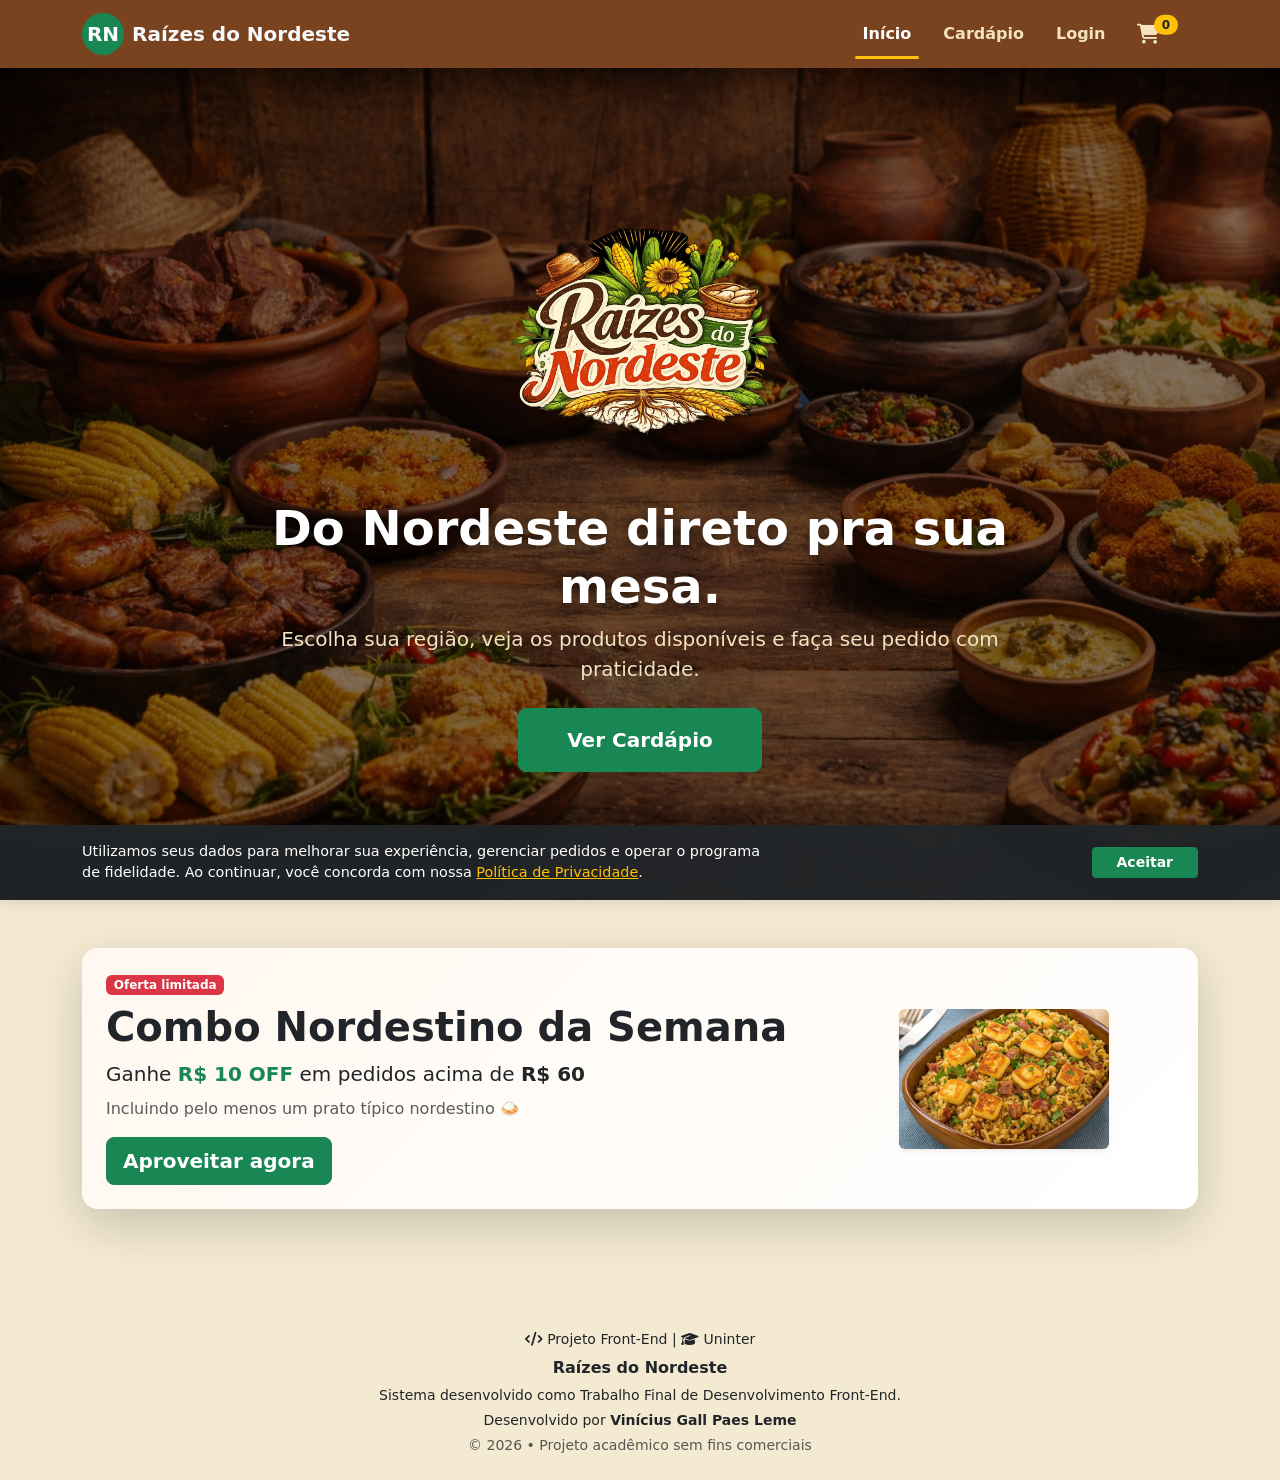
<file: index.html>
<!DOCTYPE html>
<html lang="pt-br">

<head>
  <meta charset="UTF-8">
  <meta name="viewport" content="width=device-width, initial-scale=1.0">

  <title>Raízes do Nordeste</title>

  <link rel="icon" href="./assets/logo.png" type="image/png">

  <link href="https://cdn.jsdelivr.net/npm/bootstrap@5.3.3/dist/css/bootstrap.min.css" rel="stylesheet">
  <link rel="stylesheet" href="./css/style.css">
  <link rel="stylesheet" href="https://cdnjs.cloudflare.com/ajax/libs/font-awesome/6.6.0/css/all.min.css">
</head>

<body>

  <!-- NAVBAR -->
  <nav class="navbar navbar-expand-lg navbar-dark">
    <div class="container">

      <a href="./index.html" class="navbar-brand d-flex align-items-center gap-2">
        <span class="logo-circle">RN</span>
        <span class="text-light fw-bold">Raízes do Nordeste</span>
      </a>

      <button class="navbar-toggler custom-toggler" type="button" data-bs-toggle="collapse" data-bs-target="#navbarNav"
        aria-label="Abrir menu de navegação">
        <span></span>
        <span></span>
        <span></span>
      </button>

      <div class="collapse navbar-collapse" id="navbarNav">
        <ul class="navbar-nav ms-auto align-items-lg-center gap-lg-3 text-center">

          <li class="nav-item">
            <a href="./index.html" class="nav-link active">Início</a>
          </li>

          <li class="nav-item">
            <a href="./cardapio.html" class="nav-link">Cardápio</a>
          </li>

          <li class="nav-item auth-only d-none">
            <a href="./meus-pedidos.html" class="nav-link">Meus Pedidos</a>
          </li>

          <li class="nav-item auth-only d-none">
            <a href="./fidelidade.html" class="nav-link">Fidelidade</a>
          </li>

          <li class="nav-item auth-only d-none">
            <a href="./perfil.html" class="nav-link">Perfil</a>
          </li>

          <li class="nav-item" id="login-btn">
            <a href="./login.html" class="nav-link">Login</a>
          </li>

          <li class="nav-item d-none" id="logout-btn">
            <a href="#" class="nav-link">Sair</a>
          </li>

          <li class="nav-item position-relative">
            <a href="./carrinho.html" class="nav-link">
              <i class="fas fa-shopping-cart fa-lg"></i>
              <span id="cart-count" class="badge bg-warning text-dark top-0 start-100 translate-middle rounded-pill">
                0
              </span>
            </a>
          </li>

        </ul>
      </div>

    </div>
  </nav>

  <!-- HERO -->
  <main>
    <section class="hero text-center">
      <div class="container">
        <div class="row justify-content-center align-items-center">
          <div class="col-12 col-lg-8">

            <img src="./assets/logo.png" class="logo-hero mb-4" alt="Logotipo Raízes do Nordeste">

            <h1 class="display-5 fw-bold hero-title">
              Do Nordeste direto pra sua mesa.
            </h1>

            <p class="lead destaque-texto mb-4">
              Escolha sua região, veja os produtos disponíveis e faça seu pedido com praticidade.
            </p>

            <div class="d-flex flex-column flex-sm-row gap-3 justify-content-center">
              <a href="./cardapio.html" class="btn btn-success btn-lg px-5 py-3 fw-bold">
                Ver Cardápio
              </a>
            </div>

          </div>
        </div>
      </div>
    </section>
  </main>


  <section class="container py-5">
    <div class="card border-0 shadow-lg p-4 promo-card">

      <div class="row align-items-center g-4">

        <div class="col-md-8">

          <span class="badge bg-danger text-white mb-2">
             Oferta limitada
          </span>

          <h2 class="fw-bold display-6 mb-2">
            Combo Nordestino da Semana
          </h2>

          <p class="mb-2 fs-5">
            Ganhe <strong class="text-success">R$ 10 OFF</strong> em pedidos acima de
            <strong>R$ 60</strong>
          </p>

          <p class="text-muted mb-3">
            Incluindo pelo menos um prato típico nordestino 🍛
          </p>

          <div class="d-flex gap-3 align-items-center flex-wrap">
            <a href="./cardapio.html" class="btn btn-success btn-lg fw-bold">
              Aproveitar agora
            </a>

          </div>

        </div>

        <div class="col-md-4 text-center">
          <img src="./assets/baiao.jpg" alt="Promoção nordestina" class="img-fluid rounded shadow-sm promo-img">
        </div>

      </div>
    </div>
  </section>


  <footer class="footer mt-5">
    <div class="container text-center py-4">

      <p class="mb-2 small">
        <i class="fas fa-code"></i> Projeto Front-End |
        <i class="fas fa-graduation-cap"></i> Uninter
      </p>

      <h6 class="fw-bold mb-2">Raízes do Nordeste</h6>

      <p class="mb-1 small">
        Sistema desenvolvido como Trabalho Final de Desenvolvimento Front-End.
      </p>

      <p class="mb-1 small">
        Desenvolvido por <strong>Vinícius Gall Paes Leme</strong>
      </p>

      <p class="mb-0 small text-muted">
        © 2026 • Projeto acadêmico sem fins comerciais
      </p>

    </div>
  </footer>

  <div id="lgpdBanner" class="lgpd-banner d-none">
    <div class="container d-flex flex-column flex-md-row align-items-center justify-content-between gap-3">

      <p>
        Utilizamos seus dados para melhorar sua experiência, gerenciar pedidos e operar o programa de fidelidade.
        Ao continuar, você concorda com nossa
        <a href="./lgpd.html">Política de Privacidade</a>.
      </p>

      <button type="button" onclick="aceitarLGPD()" class="btn btn-success btn-sm px-4 fw-bold">
        Aceitar
      </button>

    </div>
  </div>



  <script src="https://cdn.jsdelivr.net/npm/bootstrap@5.3.3/dist/js/bootstrap.bundle.min.js"></script>
  <script src="./js/main.js"></script>
</body>

</html>
</file>
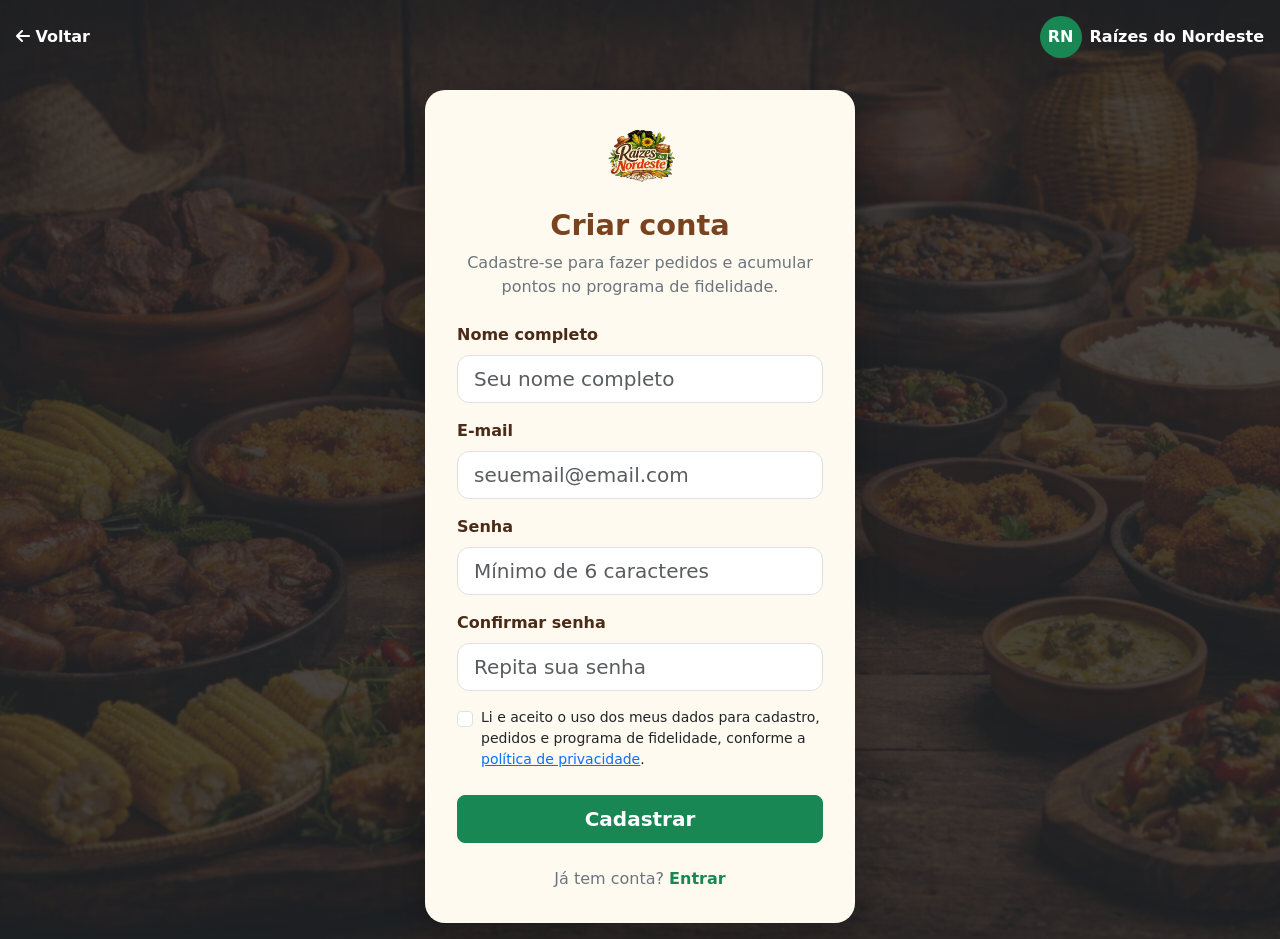
<file: cadastro.html>
<!DOCTYPE html>
<html lang="pt-br">

<head>
  <meta charset="UTF-8">
  <meta name="viewport" content="width=device-width, initial-scale=1.0">

  <title>Cadastro - Raízes do Nordeste</title>

  <link rel="icon" href="./assets/logo.png" type="image/png">

  <link href="https://cdn.jsdelivr.net/npm/bootstrap@5.3.3/dist/css/bootstrap.min.css" rel="stylesheet">
  <link rel="stylesheet" href="./css/style.css">
  <link rel="stylesheet" href="https://cdnjs.cloudflare.com/ajax/libs/font-awesome/6.6.0/css/all.min.css">
</head>

<body class="auth-page">

  <!-- HEADER -->
  <header class="auth-header">
    <a href="./index.html" class="auth-back">
      <i class="fas fa-arrow-left"></i> Voltar
    </a>

    <a href="./index.html" class="auth-brand">
      <span class="logo-circle">RN</span>
      <span>Raízes do Nordeste</span>
    </a>
  </header>

  <!-- CONTEÚDO -->
  <main class="auth-main">

    <section class="auth-card">

      <div class="text-center mb-4">
        <img src="./assets/logo.png" alt="Logo" class="auth-logo">
        <h1 class="auth-title">Criar conta</h1>
        <p class="auth-subtitle">
          Cadastre-se para fazer pedidos e acumular pontos no programa de fidelidade.
        </p>
      </div>

      <form id="formCadastro">

        <div class="mb-3">
          <label class="form-label">Nome completo</label>
          <input type="text" id="nome" class="form-control form-control-lg" placeholder="Seu nome completo" required>
        </div>

        <div class="mb-3">
          <label class="form-label">E-mail</label>
          <input type="email" id="email" class="form-control form-control-lg" placeholder="seuemail@email.com" required>
        </div>

        <div class="mb-3">
          <label class="form-label">Senha</label>
          <input type="password" id="senha" class="form-control form-control-lg" placeholder="Mínimo de 6 caracteres"
            required>
        </div>

        <div class="mb-3">
          <label class="form-label">Confirmar senha</label>
          <input type="password" id="confirmarSenha" class="form-control form-control-lg" placeholder="Repita sua senha"
            required>
        </div>

        <!-- LGPD -->
        <div class="form-check mb-4">
          <input type="checkbox" class="form-check-input" id="aceiteLgpd" required>
          <label class="form-check-label small" for="aceiteLgpd">
            Li e aceito o uso dos meus dados para cadastro, pedidos e programa de fidelidade,
            conforme a <a href="./lgpd.html">política de privacidade</a>.
          </label>
        </div>

        <button type="submit" class="btn btn-success btn-lg w-100 fw-bold">
          Cadastrar
        </button>

        <p class="text-center mt-4 mb-0 auth-footer-text">
          Já tem conta?
          <a href="./login.html" class="auth-link fw-semibold">Entrar</a>
        </p>

      </form>

    </section>

  </main>



  <script src="https://cdn.jsdelivr.net/npm/bootstrap@5.3.3/dist/js/bootstrap.bundle.min.js"></script>
  <script src="./js/main.js"></script>
</body>

</html>
</file>
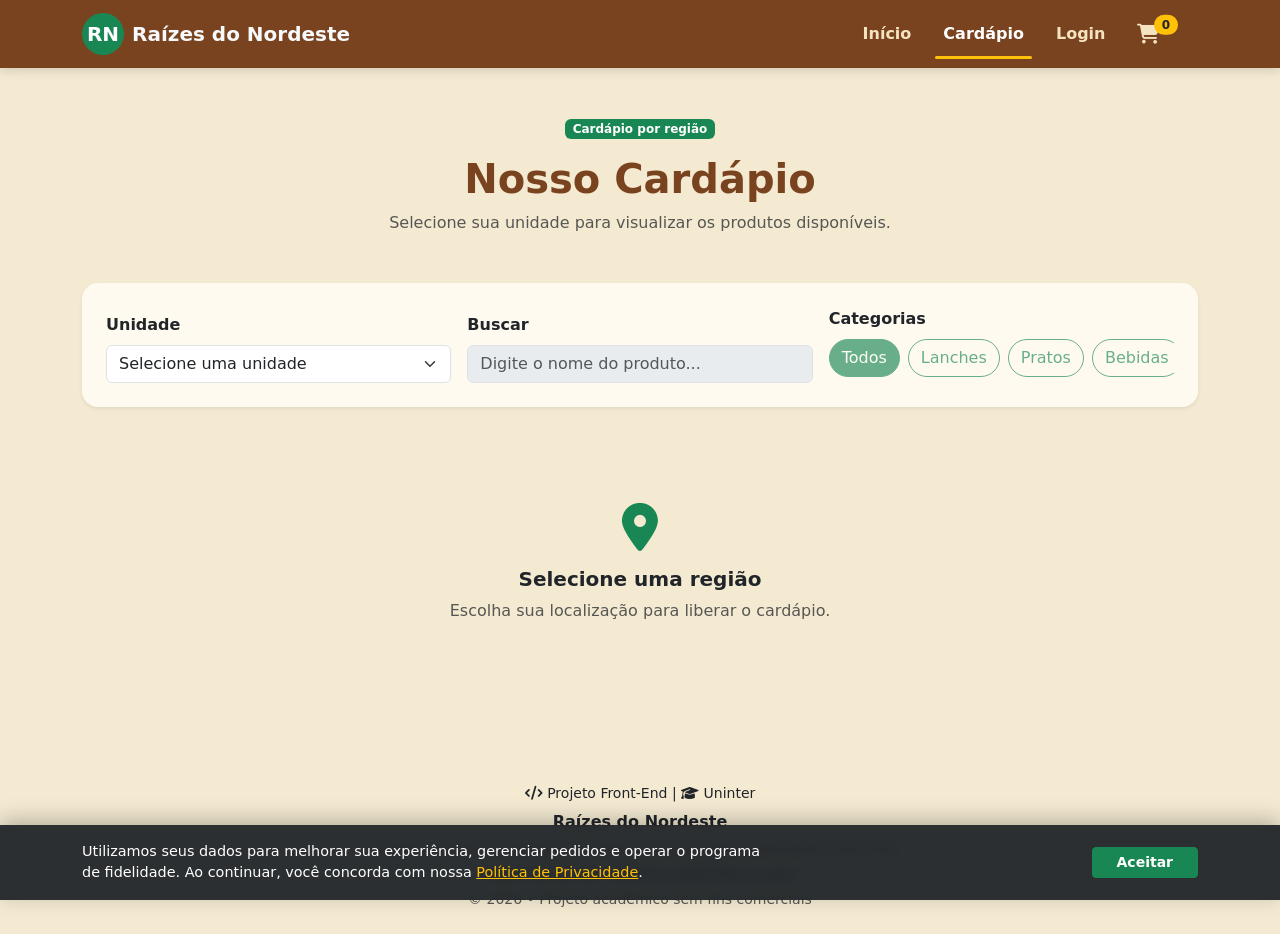
<file: cardapio.html>
<!DOCTYPE html>
<html lang="pt-br">

<head>
  <meta charset="UTF-8">
  <meta name="viewport" content="width=device-width, initial-scale=1.0">

  <title>Cardápio - Raízes do Nordeste</title>

  <link rel="icon" href="./assets/logo.png" type="image/png">

  <link href="https://cdn.jsdelivr.net/npm/bootstrap@5.3.3/dist/css/bootstrap.min.css" rel="stylesheet">
  <link rel="stylesheet" href="./css/style.css">
  <link rel="stylesheet" href="https://cdnjs.cloudflare.com/ajax/libs/font-awesome/6.6.0/css/all.min.css">
</head>

<body>

  <!-- NAVBAR -->
  <nav class="navbar navbar-expand-lg navbar-dark">
    <div class="container">

      <a href="./index.html" class="navbar-brand d-flex align-items-center gap-2">
        <span class="logo-circle">RN</span>
        <span class="text-light fw-bold">Raízes do Nordeste</span>
      </a>

      <button class="navbar-toggler custom-toggler" type="button" data-bs-toggle="collapse" data-bs-target="#navbarNav">
        <span></span>
        <span></span>
        <span></span>
      </button>

      <div class="collapse navbar-collapse" id="navbarNav">
        <ul class="navbar-nav ms-auto align-items-lg-center gap-lg-3 text-center">

          <li class="nav-item">
            <a href="./index.html" class="nav-link">Início</a>
          </li>

          <li class="nav-item">
            <a href="./cardapio.html" class="nav-link active">Cardápio</a>
          </li>

          <li class="nav-item auth-only d-none">
            <a href="./meus-pedidos.html" class="nav-link">Meus Pedidos</a>
          </li>

          <li class="nav-item auth-only d-none">
            <a href="./fidelidade.html" class="nav-link">Fidelidade</a>
          </li>

          <li class="nav-item auth-only d-none">
            <a href="./perfil.html" class="nav-link">Perfil</a>
          </li>

          <li class="nav-item" id="login-btn">
            <a href="./login.html" class="nav-link">Login</a>
          </li>

          <li class="nav-item d-none" id="logout-btn">
            <a href="#" class="nav-link">Sair</a>
          </li>

          <li class="nav-item position-relative">
            <a href="./carrinho.html" class="nav-link">
              <i class="fas fa-shopping-cart fa-lg"></i>
              <span id="cart-count" class="badge bg-warning text-dark top-0 start-100 translate-middle rounded-pill">
                0
              </span>
            </a>
          </li>

        </ul>
      </div>

    </div>
  </nav>

  <!-- CONTEÚDO -->
  <main class="container py-5">

    <!-- TÍTULO -->
    <div class="text-center mb-5">
      <span class="badge bg-success mb-3">Cardápio por região</span>
      <h1 class="fw-bold titulo-cardapio">Nosso Cardápio</h1>
      <p class="text-muted">
        Selecione sua unidade para visualizar os produtos disponíveis.
      </p>
    </div>

    <!-- FILTROS -->
    <section class="card border-0 shadow-sm p-3 p-md-4 mb-5 filtros-card">

      <div class="row g-3 align-items-end">

        <!-- UNIDADE -->
        <div class="col-12 col-md-4">
          <label class="form-label fw-semibold">Unidade</label>
          <select id="filtroRegiao" class="form-select">
            <option value="">Selecione uma unidade</option>
            <option value="recife">Unidade Recife - PE</option>
            <option value="sao-paulo">Unidade São Paulo - SP</option>
            <option value="goiania">Unidade Goiânia - GO</option>
            <option value="curitiba">Unidade Curitiba - PR</option>
          </select>
        </div>

        <!-- BUSCA -->
        <div class="col-12 col-md-4">
          <label class="form-label fw-semibold">Buscar</label>
          <input type="text" id="campoBusca" class="form-control" placeholder="Digite o nome do produto..." disabled>
        </div>

        <!-- CATEGORIAS -->
        <div class="col-12 col-md-4">
          <label class="form-label fw-semibold">Categorias</label>

          <div class="d-flex gap-2 overflow-auto categorias-scroll">
            <button class="btn btn-success categoria active" data-categoria="todos" disabled>Todos</button>
            <button class="btn btn-outline-success categoria" data-categoria="lanches" disabled>Lanches</button>
            <button class="btn btn-outline-success categoria" data-categoria="pratos" disabled>Pratos</button>
            <button class="btn btn-outline-success categoria" data-categoria="bebidas" disabled>Bebidas</button>
            <button class="btn btn-outline-success categoria" data-categoria="sobremesas" disabled>Sobremesas</button>
          </div>

        </div>

      </div>

    </section>

    <!-- AVISO -->
    <section id="avisoRegiao" class="text-center py-5">
      <i class="fas fa-map-marker-alt fa-3x text-success mb-3"></i>
      <h5 class="fw-bold">Selecione uma região</h5>
      <p class="text-muted">Escolha sua localização para liberar o cardápio.</p>
    </section>

    <!-- LISTA DE PRODUTOS -->
    <section id="listaProdutos" class="row g-4"></section>

  </main>

  <footer class="footer mt-5">
    <div class="container text-center py-4">

      <p class="mb-2 small">
        <i class="fas fa-code"></i> Projeto Front-End |
        <i class="fas fa-graduation-cap"></i> Uninter
      </p>

      <h6 class="fw-bold mb-2">Raízes do Nordeste</h6>

      <p class="mb-1 small">
        Sistema desenvolvido como Trabalho Final de Desenvolvimento Front-End.
      </p>

      <p class="mb-1 small">
        Desenvolvido por <strong>Vinícius Gall Paes Leme</strong>
      </p>

      <p class="mb-0 small text-muted">
        © 2026 • Projeto acadêmico sem fins comerciais
      </p>

    </div>
  </footer>

  <div id="lgpdBanner" class="lgpd-banner d-none">
    <div class="container d-flex flex-column flex-md-row align-items-center justify-content-between gap-3">

      <p>
        Utilizamos seus dados para melhorar sua experiência, gerenciar pedidos e operar o programa de fidelidade.
        Ao continuar, você concorda com nossa
        <a href="./lgpd.html">Política de Privacidade</a>.
      </p>

      <button type="button" onclick="aceitarLGPD()" class="btn btn-success btn-sm px-4 fw-bold">
        Aceitar
      </button>

    </div>



    <script src="https://cdn.jsdelivr.net/npm/bootstrap@5.3.3/dist/js/bootstrap.bundle.min.js"></script>
    <script src="./js/mockData.js"></script>
    <script src="./js/main.js"></script>

</body>

</html>
</file>
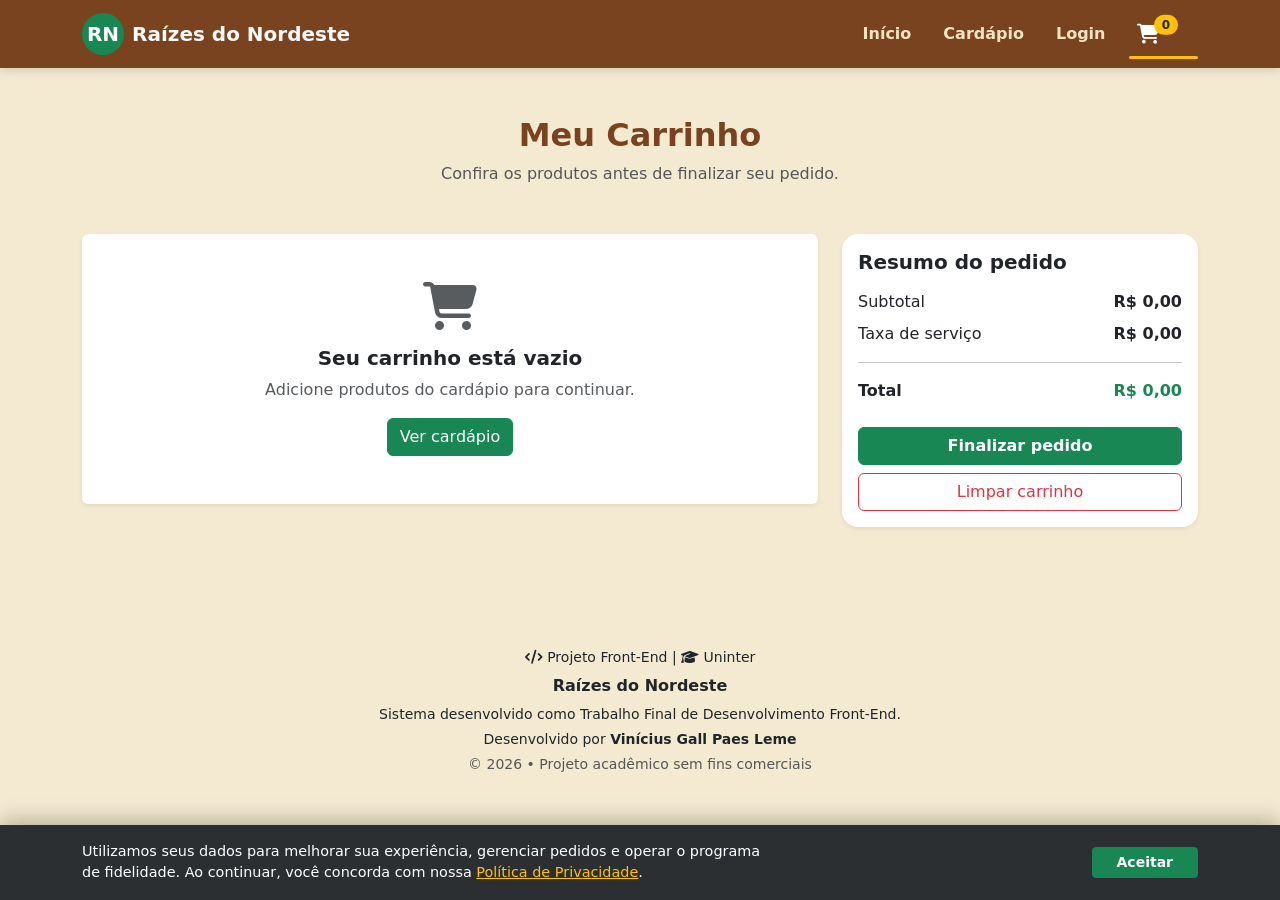
<file: carrinho.html>
<!DOCTYPE html>
<html lang="pt-br">

<head>
  <meta charset="UTF-8">
  <meta name="viewport" content="width=device-width, initial-scale=1.0">
  <link rel="icon" href="./assets/logo.png" type="image/png">
  <title>Carrinho - Raízes do Nordeste</title>

  <link href="https://cdn.jsdelivr.net/npm/bootstrap@5.3.3/dist/css/bootstrap.min.css" rel="stylesheet">
  <link rel="stylesheet" href="./css/style.css">
  <link rel="stylesheet" href="https://cdnjs.cloudflare.com/ajax/libs/font-awesome/6.6.0/css/all.min.css">
</head>

<body>

  <nav class="navbar navbar-expand-lg">
    <div class="container">

      <a href="./index.html" class="navbar-brand d-flex align-items-center gap-2">
        <span class="logo-circle">RN</span>
        <span class="text-light fw-bold">Raízes do Nordeste</span>
      </a>

      <button class="navbar-toggler custom-toggler" type="button" data-bs-toggle="collapse" data-bs-target="#navbarNav">
        <span></span>
        <span></span>
        <span></span>
      </button>

      <div class="collapse navbar-collapse" id="navbarNav">
        <ul class="navbar-nav ms-auto align-items-lg-center gap-lg-3 text-center">

          <li class="nav-item">
            <a href="./index.html" class="nav-link">Início</a>
          </li>

          <li class="nav-item">
            <a href="./cardapio.html" class="nav-link">Cardápio</a>
          </li>

          <li class="nav-item auth-only d-none">
            <a href="./meus-pedidos.html" class="nav-link">Meus Pedidos</a>
          </li>

          <li class="nav-item auth-only d-none">
            <a href="./fidelidade.html" class="nav-link">Fidelidade</a>
          </li>

          <li class="nav-item auth-only d-none">
            <a href="./perfil.html" class="nav-link">Perfil</a>
          </li>

          <li class="nav-item" id="login-btn">
            <a href="./login.html" class="nav-link">Login</a>
          </li>

          <li class="nav-item d-none" id="logout-btn">
            <a href="#" class="nav-link">Sair</a>
          </li>

          <li class="nav-item position-relative">
            <a href="./carrinho.html" class="nav-link active">
              <i class="fas fa-shopping-cart fa-lg"></i>
              <span id="cart-count" class="badge bg-warning text-dark top-0 start-100 translate-middle rounded-pill">
                0
              </span>
            </a>
          </li>

        </ul>
      </div>

    </div>
  </nav>

  <main class="container py-5">
    <div class="text-center mb-5">
      <h2 class="fw-bold titulo-cardapio">Meu Carrinho</h2>
      <p class="text-muted">Confira os produtos antes de finalizar seu pedido.</p>
    </div>

    <div class="row g-4">
      <div class="col-12 col-lg-8">
        <div id="listaCarrinho" class="d-flex flex-column gap-3"></div>
      </div>

      <div class="col-12 col-lg-4">
        <div class="card border-0 shadow-sm resumo-carrinho">
          <div class="card-body">
            <h5 class="fw-bold mb-3">Resumo do pedido</h5>

            <div class="d-flex justify-content-between mb-2">
              <span>Subtotal</span>
              <strong id="subtotalCarrinho">R$ 0,00</strong>
            </div>

            <div class="d-flex justify-content-between mb-3">
              <span>Taxa de serviço</span>
              <strong>R$ 0,00</strong>
            </div>

            <hr>

            <div class="d-flex justify-content-between mb-4">
              <span class="fw-bold">Total</span>
              <strong id="totalCarrinho" class="text-success">R$ 0,00</strong>
            </div>

            <button id="btnFinalizarPedido" class="btn btn-success w-100 fw-bold">
              Finalizar pedido
            </button>

            <button id="btnLimparCarrinho" class="btn btn-outline-danger w-100 mt-2">
              Limpar carrinho
            </button>
          </div>
        </div>
      </div>
    </div>
  </main>

  <footer class="footer mt-5">
    <div class="container text-center py-4">

      <p class="mb-2 small">
        <i class="fas fa-code"></i> Projeto Front-End |
        <i class="fas fa-graduation-cap"></i> Uninter
      </p>

      <h6 class="fw-bold mb-2">Raízes do Nordeste</h6>

      <p class="mb-1 small">
        Sistema desenvolvido como Trabalho Final de Desenvolvimento Front-End.
      </p>

      <p class="mb-1 small">
        Desenvolvido por <strong>Vinícius Gall Paes Leme</strong>
      </p>

      <p class="mb-0 small text-muted">
        © 2026 • Projeto acadêmico sem fins comerciais
      </p>

    </div>
  </footer>


  <div id="lgpdBanner" class="lgpd-banner d-none">
    <div class="container d-flex flex-column flex-md-row align-items-center justify-content-between gap-3">
      <p class="mb-0 small">
        Utilizamos seus dados para melhorar sua experiência, gerenciar pedidos e operar o programa de fidelidade.
        Ao continuar, você concorda com nossa
        <a href="./lgpd.html">Política de Privacidade</a>.
      </p>

      <button onclick="aceitarLGPD()" class="btn btn-success btn-sm px-4 fw-bold">
        Aceitar
      </button>
    </div>
  </div>

  <div class="modal fade" id="modalPagamento" tabindex="-1" aria-hidden="true">
  <div class="modal-dialog modal-dialog-centered">
    <div class="modal-content border-0 shadow">
      <div class="modal-header">
        <h5 class="modal-title fw-bold">Pagamento externo</h5>
      </div>

      <div class="modal-body text-center py-4">
        <div id="pagamentoProcessando">
          <div class="spinner-border text-success mb-3" role="status"></div>
          <h5 class="fw-bold">Enviando pagamento...</h5>
          <p class="text-muted mb-0">
            Aguarde enquanto o sistema simula a comunicação com o serviço externo.
          </p>
        </div>

        <div id="pagamentoAprovado" class="d-none">
          <i class="fas fa-check-circle fa-4x text-success mb-3"></i>
          <h5 class="fw-bold">Pagamento aprovado!</h5>
          <p class="text-muted mb-0">
            Seu pedido foi registrado e enviado para preparo.
          </p>
        </div>
      </div>
    </div>
  </div>
</div>



  <script src="https://cdn.jsdelivr.net/npm/bootstrap@5.3.3/dist/js/bootstrap.bundle.min.js"></script>
  <script src="./js/mockData.js"></script>
  <script src="./js/main.js"></script>
</body>

</html>
</file>
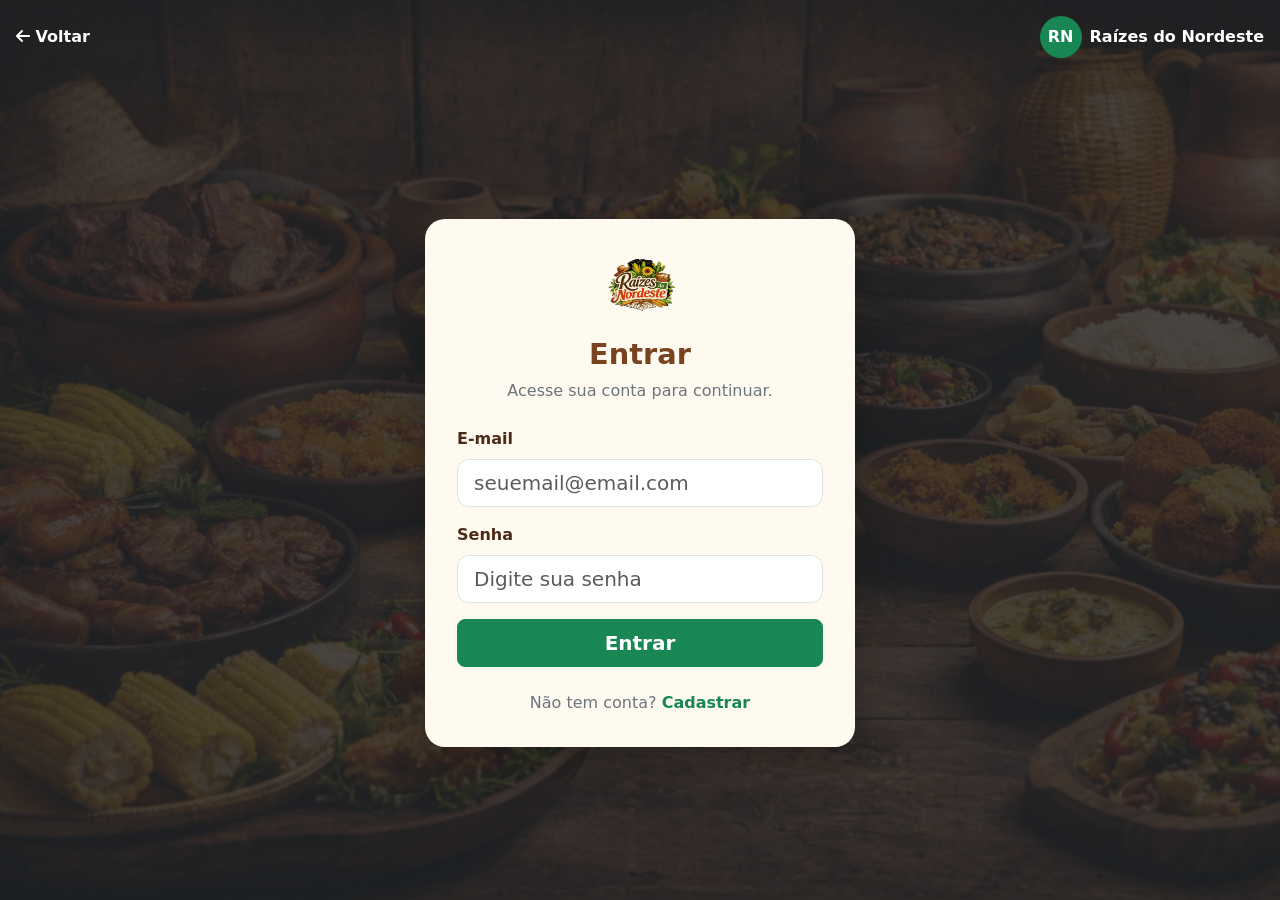
<file: fidelidade.html>
<!DOCTYPE html>
<html lang="pt-br">

<head>
    <meta charset="UTF-8">
    <meta name="viewport" content="width=device-width, initial-scale=1.0">

    <title>Fidelidade - Raízes do Nordeste</title>

    <link rel="icon" href="./assets/logo.png" type="image/png">

    <link href="https://cdn.jsdelivr.net/npm/bootstrap@5.3.3/dist/css/bootstrap.min.css" rel="stylesheet">
    <link rel="stylesheet" href="./css/style.css">
    <link rel="stylesheet" href="https://cdnjs.cloudflare.com/ajax/libs/font-awesome/6.6.0/css/all.min.css">
</head>

<body>

    <!-- NAVBAR -->
    <nav class="navbar navbar-expand-lg navbar-dark">
        <div class="container">

            <a href="./index.html" class="navbar-brand d-flex align-items-center gap-2">
                <span class="logo-circle">RN</span>
                <span class="text-light fw-bold">Raízes do Nordeste</span>
            </a>

            <button class="navbar-toggler custom-toggler" type="button" data-bs-toggle="collapse"
                data-bs-target="#navbarNav" aria-label="Abrir menu de navegação">
                <span></span>
                <span></span>
                <span></span>
            </button>

            <div class="collapse navbar-collapse" id="navbarNav">
                <ul class="navbar-nav ms-auto align-items-lg-center gap-lg-3 text-center">
                    <li class="nav-item"><a href="./index.html" class="nav-link">Início</a></li>
                    <li class="nav-item"><a href="./cardapio.html" class="nav-link">Cardápio</a></li>
                    <li class="nav-item auth-only d-none"><a href="./meus-pedidos.html" class="nav-link">Meus
                            Pedidos</a></li>
                    <li class="nav-item auth-only d-none"><a href="./fidelidade.html"
                            class="nav-link active">Fidelidade</a></li>
                    <li class="nav-item auth-only d-none"><a href="./perfil.html" class="nav-link">Perfil</a></li>

                    <li class="nav-item" id="login-btn">
                        <a href="./login.html" class="nav-link">Login</a>
                    </li>

                    <li class="nav-item d-none" id="logout-btn">
                        <a href="#" class="nav-link">Sair</a>
                    </li>

                    <li class="nav-item position-relative">
                        <a href="./carrinho.html" class="nav-link">
                            <i class="fas fa-shopping-cart fa-lg"></i>
                            <span id="cart-count"
                                class="badge bg-warning text-dark top-0 start-100 translate-middle rounded-pill">
                                0
                            </span>
                        </a>
                    </li>
                </ul>
            </div>

        </div>
    </nav>

    <!-- CONTEÚDO -->
    <main class="container py-5">

        <div class="text-center mb-5">
            <span class="badge bg-success mb-3">Programa de recompensas</span>
            <h1 class="fw-bold titulo-cardapio">Fidelidade Raízes</h1>
            <p class="text-muted">
                Acumule pontos em seus pedidos e troque por benefícios.
            </p>
        </div>

        <section class="row g-4 mb-5">
            <div class="col-12 col-lg-5">
                <div class="card border-0 shadow-sm fidelidade-card h-100">
                    <div class="card-body p-4">
                        <h5 class="fw-bold mb-3">Seu saldo</h5>

                        <div class="d-flex align-items-center gap-3 mb-4">
                            <div class="fidelidade-icone">
                                <i class="fas fa-star"></i>
                            </div>

                            <div>
                                <h2 class="fw-bold mb-0 text-success" id="pontosFidelidade">0 pts</h2>
                                <small class="text-muted">Pontos disponíveis</small>
                            </div>
                        </div>

                        <div class="progress mb-3" style="height: 12px;">
                            <div id="barraFidelidade" class="progress-bar bg-success" style="width: 0%;"></div>
                        </div>

                        <p class="text-muted small mb-0">
                            A cada R$ 1,00 em pedidos finalizados, você ganha 1 ponto.
                        </p>
                    </div>
                </div>
            </div>

            <div class="col-12 col-lg-7">
                <div class="card border-0 shadow-sm fidelidade-card h-100">
                    <div class="card-body p-4">
                        <h5 class="fw-bold mb-3">Como funciona</h5>

                        <div class="row g-3">
                            <div class="col-12 col-md-4">
                                <div class="beneficio-box">
                                    <i class="fas fa-utensils text-success mb-2"></i>
                                    <h6 class="fw-bold">Faça pedidos</h6>
                                    <p class="small text-muted mb-0">Compre pelo cardápio após escolher sua região.</p>
                                </div>
                            </div>

                            <div class="col-12 col-md-4">
                                <div class="beneficio-box">
                                    <i class="fas fa-coins text-success mb-2"></i>
                                    <h6 class="fw-bold">Ganhe pontos</h6>
                                    <p class="small text-muted mb-0">Os pontos são calculados automaticamente.</p>
                                </div>
                            </div>

                            <div class="col-12 col-md-4">
                                <div class="beneficio-box">
                                    <i class="fas fa-gift text-success mb-2"></i>
                                    <h6 class="fw-bold">Troque benefícios</h6>
                                    <p class="small text-muted mb-0">Use pontos para descontos e recompensas.</p>
                                </div>
                            </div>
                        </div>

                    </div>
                </div>
            </div>
        </section>

        <section>
            <h4 class="fw-bold titulo-cardapio mb-4">Recompensas disponíveis</h4>

            <div class="row g-4">

                <div class="col-12 col-md-4">
                    <div class="card border-0 shadow-sm recompensa-card h-100">
                        <div class="card-body p-4">
                            <span class="badge bg-success mb-3">100 pontos</span>
                            <h5 class="fw-bold">Suco grátis</h5>
                            <p class="text-muted small">Troque por uma bebida disponível na sua região.</p>
                            <button class="btn btn-outline-success w-100" data-pontos-resgate="100"
                                disabled>Resgatar</button>
                        </div>
                    </div>
                </div>

                <div class="col-12 col-md-4">
                    <div class="card border-0 shadow-sm recompensa-card h-100">
                        <div class="card-body p-4">
                            <span class="badge bg-success mb-3">250 pontos</span>
                            <h5 class="fw-bold">R$ 10 de desconto</h5>
                            <p class="text-muted small">Desconto aplicado em pedidos acima de R$ 40,00.</p>
                            <button class="btn btn-outline-success w-100" data-pontos-resgate="250"
                                disabled>Resgatar</button>
                        </div>
                    </div>
                </div>

                <div class="col-12 col-md-4">
                    <div class="card border-0 shadow-sm recompensa-card h-100">
                        <div class="card-body p-4">
                            <span class="badge bg-success mb-3">400 pontos</span>
                            <h5 class="fw-bold">Sobremesa grátis</h5>
                            <p class="text-muted small">Escolha uma sobremesa participante do programa.</p>
                            <button class="btn btn-outline-success w-100" data-pontos-resgate="400"
                                disabled>Resgatar</button>
                        </div>
                    </div>
                </div>

            </div>
        </section>

    </main>

    <footer class="footer mt-5">
        <div class="container text-center py-4">

            <p class="mb-2 small">
                <i class="fas fa-code"></i> Projeto Front-End |
                <i class="fas fa-graduation-cap"></i> Uninter
            </p>

            <h6 class="fw-bold mb-2">Raízes do Nordeste</h6>

            <p class="mb-1 small">
                Sistema desenvolvido como Trabalho Final de Desenvolvimento Front-End.
            </p>

            <p class="mb-1 small">
                Desenvolvido por <strong>Vinícius Gall Paes Leme</strong>
            </p>

            <p class="mb-0 small text-muted">
                © 2026 • Projeto acadêmico sem fins comerciais
            </p>

        </div>
    </footer>

    <div id="lgpdBanner" class="lgpd-banner d-none">
        <div class="container d-flex flex-column flex-md-row align-items-center justify-content-between gap-3">
            <p class="mb-0 small">
                Utilizamos seus dados para melhorar sua experiência, gerenciar pedidos e operar o programa de
                fidelidade.
                Ao continuar, você concorda com nossa
                <a href="./lgpd.html">Política de Privacidade</a>.
            </p>

            <button onclick="aceitarLGPD()" class="btn btn-success btn-sm px-4 fw-bold">
                Aceitar
            </button>
        </div>
    </div>




    <script src="https://cdn.jsdelivr.net/npm/bootstrap@5.3.3/dist/js/bootstrap.bundle.min.js"></script>
    <script src="./js/main.js"></script>
</body>

</html>
</file>
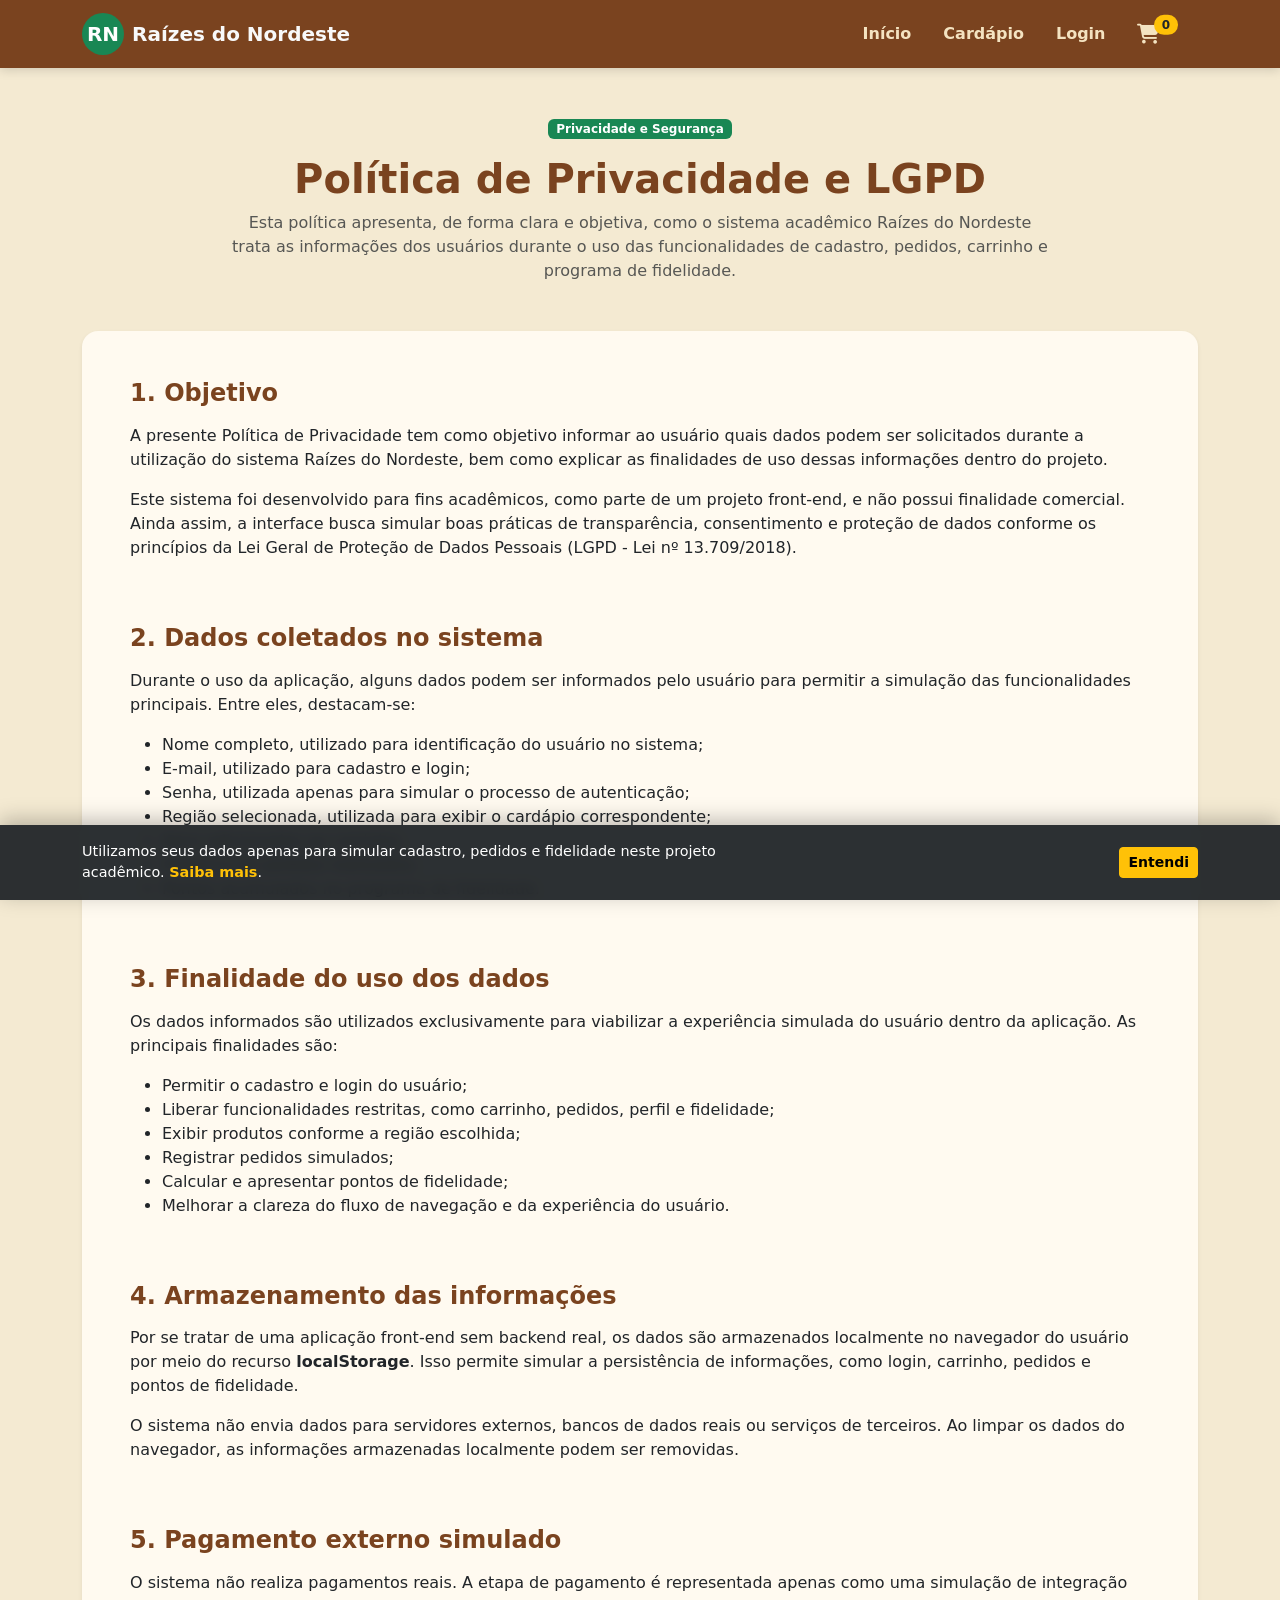
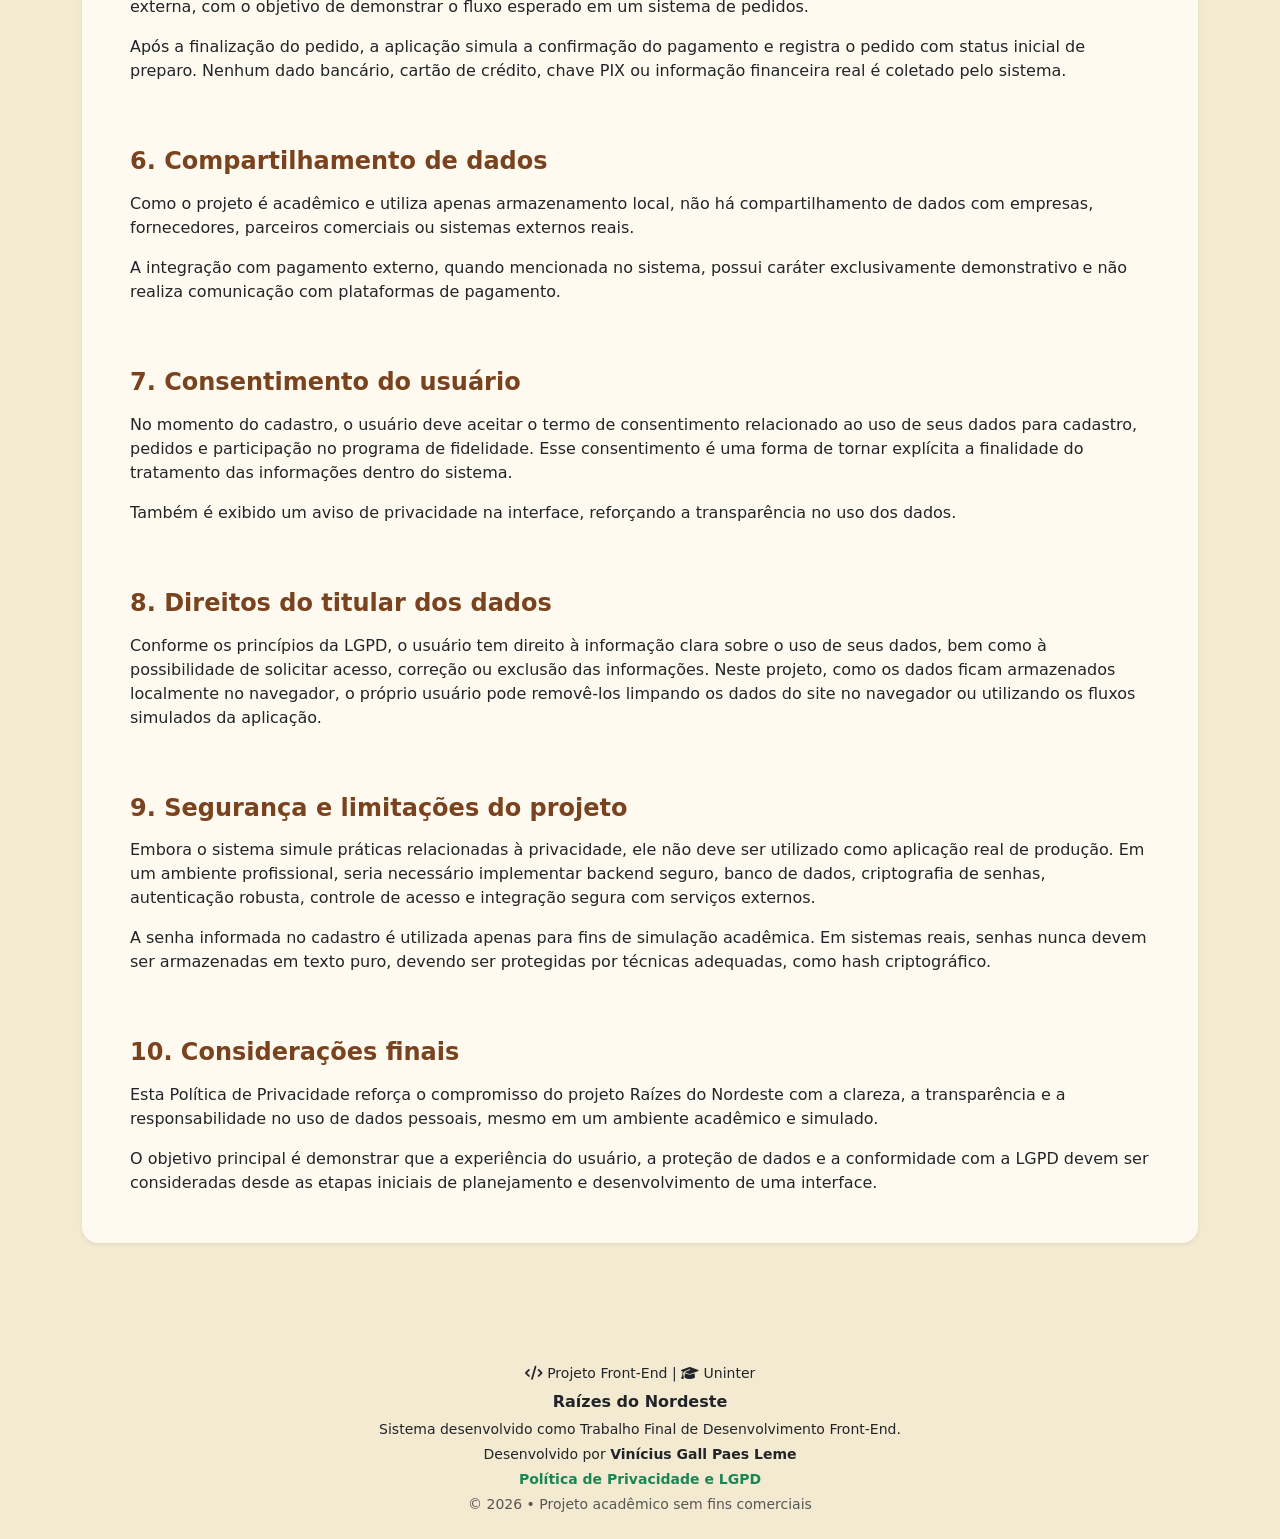
<file: lgpd.html>
<!DOCTYPE html>
<html lang="pt-br">

<head>
  <meta charset="UTF-8">
  <meta name="viewport" content="width=device-width, initial-scale=1.0">

  <title>Política de Privacidade e LGPD - Raízes do Nordeste</title>

  <link rel="icon" href="./assets/logo.png" type="image/png">
  <link href="https://cdn.jsdelivr.net/npm/bootstrap@5.3.3/dist/css/bootstrap.min.css" rel="stylesheet">
  <link rel="stylesheet" href="./css/style.css">
  <link rel="stylesheet" href="https://cdnjs.cloudflare.com/ajax/libs/font-awesome/6.6.0/css/all.min.css">
</head>

<body>

  <!-- NAVBAR -->
  <nav class="navbar navbar-expand-lg navbar-dark">
    <div class="container">

      <a href="./index.html" class="navbar-brand d-flex align-items-center gap-2">
        <span class="logo-circle">RN</span>
        <span class="text-light fw-bold">Raízes do Nordeste</span>
      </a>

      <button class="navbar-toggler custom-toggler" type="button" data-bs-toggle="collapse" data-bs-target="#navbarNav"
        aria-label="Abrir menu de navegação">
        <span></span>
        <span></span>
        <span></span>
      </button>

      <div class="collapse navbar-collapse" id="navbarNav">
        <ul class="navbar-nav ms-auto align-items-lg-center gap-lg-3 text-center">
          <li class="nav-item"><a href="./index.html" class="nav-link">Início</a></li>
          <li class="nav-item"><a href="./cardapio.html" class="nav-link">Cardápio</a></li>
          <li class="nav-item auth-only d-none"><a href="./meus-pedidos.html" class="nav-link">Meus Pedidos</a></li>
          <li class="nav-item auth-only d-none"><a href="./fidelidade.html" class="nav-link">Fidelidade</a></li>
          <li class="nav-item auth-only d-none"><a href="./perfil.html" class="nav-link">Perfil</a></li>

          <li class="nav-item" id="login-btn">
            <a href="./login.html" class="nav-link">Login</a>
          </li>

          <li class="nav-item d-none" id="logout-btn">
            <a href="#" class="nav-link">Sair</a>
          </li>

          <li class="nav-item position-relative">
            <a href="./carrinho.html" class="nav-link">
              <i class="fas fa-shopping-cart fa-lg"></i>
              <span id="cart-count" class="badge bg-warning text-dark top-0 start-100 translate-middle rounded-pill">0</span>
            </a>
          </li>
        </ul>
      </div>

    </div>
  </nav>

  <main class="container py-5">

    <section class="text-center mb-5">
      <span class="badge bg-success mb-3">Privacidade e Segurança</span>
      <h1 class="fw-bold titulo-cardapio">Política de Privacidade e LGPD</h1>
      <p class="text-muted mx-auto" style="max-width: 820px;">
        Esta política apresenta, de forma clara e objetiva, como o sistema acadêmico Raízes do Nordeste
        trata as informações dos usuários durante o uso das funcionalidades de cadastro, pedidos,
        carrinho e programa de fidelidade.
      </p>
    </section>

    <section class="card border-0 shadow-sm p-4 p-md-5 filtros-card">

      <article class="mb-5">
        <h2 class="h4 fw-bold titulo-cardapio mb-3">1. Objetivo</h2>
        <p>
          A presente Política de Privacidade tem como objetivo informar ao usuário quais dados podem ser
          solicitados durante a utilização do sistema Raízes do Nordeste, bem como explicar as finalidades
          de uso dessas informações dentro do projeto.
        </p>
        <p>
          Este sistema foi desenvolvido para fins acadêmicos, como parte de um projeto front-end, e não possui
          finalidade comercial. Ainda assim, a interface busca simular boas práticas de transparência,
          consentimento e proteção de dados conforme os princípios da Lei Geral de Proteção de Dados Pessoais
          (LGPD - Lei nº 13.709/2018).
        </p>
      </article>

      <article class="mb-5">
        <h2 class="h4 fw-bold titulo-cardapio mb-3">2. Dados coletados no sistema</h2>
        <p>
          Durante o uso da aplicação, alguns dados podem ser informados pelo usuário para permitir a simulação
          das funcionalidades principais. Entre eles, destacam-se:
        </p>
        <ul>
          <li>Nome completo, utilizado para identificação do usuário no sistema;</li>
          <li>E-mail, utilizado para cadastro e login;</li>
          <li>Senha, utilizada apenas para simular o processo de autenticação;</li>
          <li>Região selecionada, utilizada para exibir o cardápio correspondente;</li>
          <li>Itens adicionados ao carrinho;</li>
          <li>Histórico de pedidos realizados;</li>
          <li>Pontos acumulados no programa de fidelidade.</li>
        </ul>
      </article>

      <article class="mb-5">
        <h2 class="h4 fw-bold titulo-cardapio mb-3">3. Finalidade do uso dos dados</h2>
        <p>
          Os dados informados são utilizados exclusivamente para viabilizar a experiência simulada do usuário
          dentro da aplicação. As principais finalidades são:
        </p>
        <ul>
          <li>Permitir o cadastro e login do usuário;</li>
          <li>Liberar funcionalidades restritas, como carrinho, pedidos, perfil e fidelidade;</li>
          <li>Exibir produtos conforme a região escolhida;</li>
          <li>Registrar pedidos simulados;</li>
          <li>Calcular e apresentar pontos de fidelidade;</li>
          <li>Melhorar a clareza do fluxo de navegação e da experiência do usuário.</li>
        </ul>
      </article>

      <article class="mb-5">
        <h2 class="h4 fw-bold titulo-cardapio mb-3">4. Armazenamento das informações</h2>
        <p>
          Por se tratar de uma aplicação front-end sem backend real, os dados são armazenados localmente no
          navegador do usuário por meio do recurso <strong>localStorage</strong>. Isso permite simular a persistência
          de informações, como login, carrinho, pedidos e pontos de fidelidade.
        </p>
        <p>
          O sistema não envia dados para servidores externos, bancos de dados reais ou serviços de terceiros.
          Ao limpar os dados do navegador, as informações armazenadas localmente podem ser removidas.
        </p>
      </article>

      <article class="mb-5">
        <h2 class="h4 fw-bold titulo-cardapio mb-3">5. Pagamento externo simulado</h2>
        <p>
          O sistema não realiza pagamentos reais. A etapa de pagamento é representada apenas como uma simulação
          de integração externa, com o objetivo de demonstrar o fluxo esperado em um sistema de pedidos.
        </p>
        <p>
          Após a finalização do pedido, a aplicação simula a confirmação do pagamento e registra o pedido com
          status inicial de preparo. Nenhum dado bancário, cartão de crédito, chave PIX ou informação financeira
          real é coletado pelo sistema.
        </p>
      </article>

      <article class="mb-5">
        <h2 class="h4 fw-bold titulo-cardapio mb-3">6. Compartilhamento de dados</h2>
        <p>
          Como o projeto é acadêmico e utiliza apenas armazenamento local, não há compartilhamento de dados com
          empresas, fornecedores, parceiros comerciais ou sistemas externos reais.
        </p>
        <p>
          A integração com pagamento externo, quando mencionada no sistema, possui caráter exclusivamente
          demonstrativo e não realiza comunicação com plataformas de pagamento.
        </p>
      </article>

      <article class="mb-5">
        <h2 class="h4 fw-bold titulo-cardapio mb-3">7. Consentimento do usuário</h2>
        <p>
          No momento do cadastro, o usuário deve aceitar o termo de consentimento relacionado ao uso de seus dados
          para cadastro, pedidos e participação no programa de fidelidade. Esse consentimento é uma forma de tornar
          explícita a finalidade do tratamento das informações dentro do sistema.
        </p>
        <p>
          Também é exibido um aviso de privacidade na interface, reforçando a transparência no uso dos dados.
        </p>
      </article>

      <article class="mb-5">
        <h2 class="h4 fw-bold titulo-cardapio mb-3">8. Direitos do titular dos dados</h2>
        <p>
          Conforme os princípios da LGPD, o usuário tem direito à informação clara sobre o uso de seus dados, bem
          como à possibilidade de solicitar acesso, correção ou exclusão das informações. Neste projeto, como os
          dados ficam armazenados localmente no navegador, o próprio usuário pode removê-los limpando os dados do
          site no navegador ou utilizando os fluxos simulados da aplicação.
        </p>
      </article>

      <article class="mb-5">
        <h2 class="h4 fw-bold titulo-cardapio mb-3">9. Segurança e limitações do projeto</h2>
        <p>
          Embora o sistema simule práticas relacionadas à privacidade, ele não deve ser utilizado como aplicação
          real de produção. Em um ambiente profissional, seria necessário implementar backend seguro, banco de dados,
          criptografia de senhas, autenticação robusta, controle de acesso e integração segura com serviços externos.
        </p>
        <p>
          A senha informada no cadastro é utilizada apenas para fins de simulação acadêmica. Em sistemas reais,
          senhas nunca devem ser armazenadas em texto puro, devendo ser protegidas por técnicas adequadas, como hash
          criptográfico.
        </p>
      </article>

      <article>
        <h2 class="h4 fw-bold titulo-cardapio mb-3">10. Considerações finais</h2>
        <p>
          Esta Política de Privacidade reforça o compromisso do projeto Raízes do Nordeste com a clareza, a
          transparência e a responsabilidade no uso de dados pessoais, mesmo em um ambiente acadêmico e simulado.
        </p>
        <p class="mb-0">
          O objetivo principal é demonstrar que a experiência do usuário, a proteção de dados e a conformidade com a
          LGPD devem ser consideradas desde as etapas iniciais de planejamento e desenvolvimento de uma interface.
        </p>
      </article>

    </section>

  </main>

  <footer class="footer mt-5">
    <div class="container text-center py-4">
      <p class="mb-2 small">
        <i class="fas fa-code"></i> Projeto Front-End |
        <i class="fas fa-graduation-cap"></i> Uninter
      </p>

      <h6 class="fw-bold mb-2">Raízes do Nordeste</h6>

      <p class="mb-1 small">
        Sistema desenvolvido como Trabalho Final de Desenvolvimento Front-End.
      </p>

      <p class="mb-1 small">
        Desenvolvido por <strong>Vinícius Gall Paes Leme</strong>
      </p>

      <p class="mb-1 small">
        <a href="./lgpd.html" class="text-decoration-none text-success fw-semibold">Política de Privacidade e LGPD</a>
      </p>

      <p class="mb-0 small text-muted">
        © 2026 • Projeto acadêmico sem fins comerciais
      </p>
    </div>
  </footer>

  <div id="lgpdBanner" class="lgpd-banner d-none">
    <div class="container d-flex flex-column flex-md-row align-items-center justify-content-between gap-3">
      <p class="mb-0 small">
        Utilizamos seus dados apenas para simular cadastro, pedidos e fidelidade neste projeto acadêmico.
        <a href="./lgpd.html" class="text-warning fw-bold text-decoration-none">Saiba mais</a>.
      </p>
      <button class="btn btn-warning btn-sm fw-bold" onclick="aceitarLGPD()">Entendi</button>
    </div>
  </div>

  <script src="https://cdn.jsdelivr.net/npm/bootstrap@5.3.3/dist/js/bootstrap.bundle.min.js"></script>
  <script src="./js/mockData.js"></script>
  <script src="./js/main.js"></script>
</body>

</html>
</file>
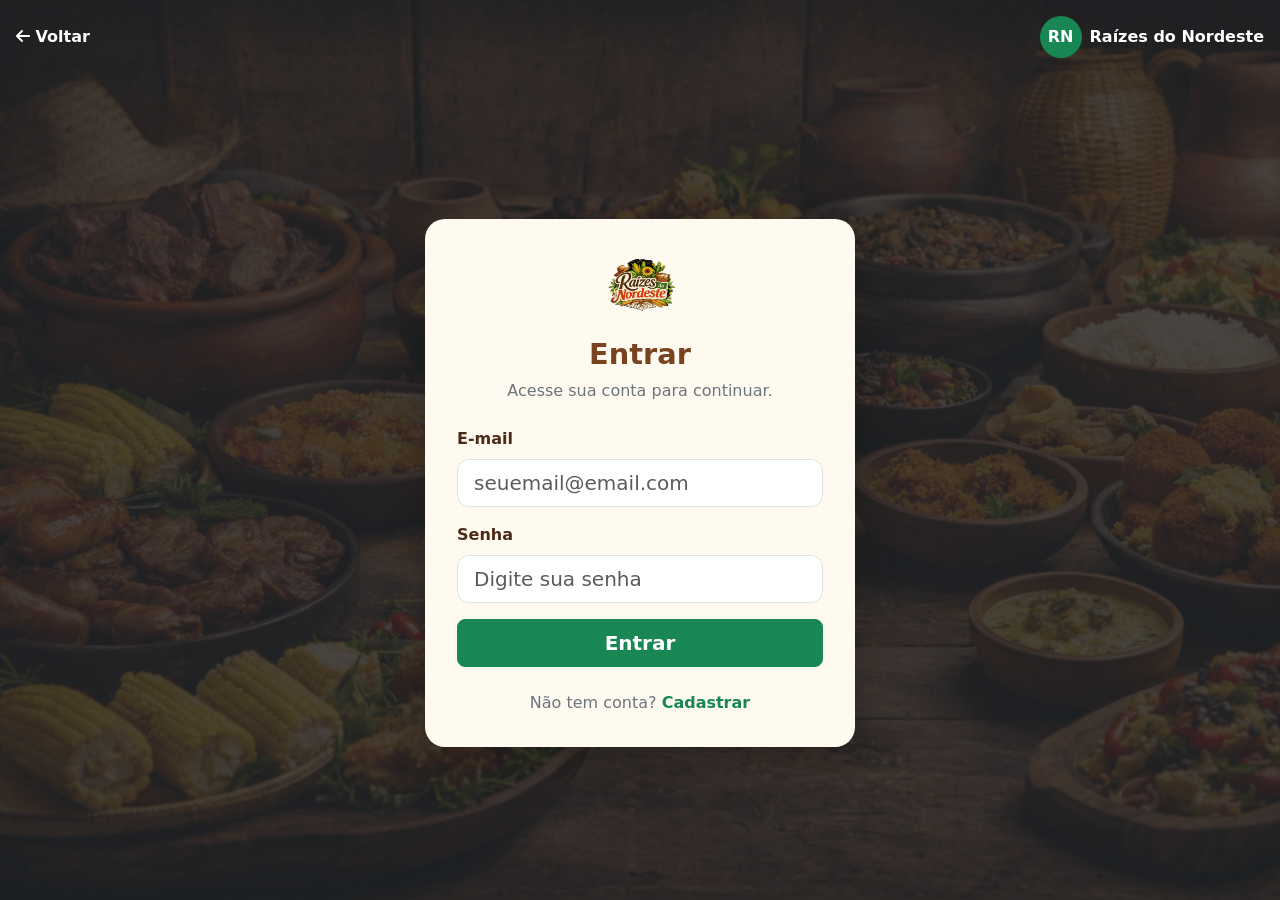
<file: login.html>
<!DOCTYPE html>
<html lang="pt-br">

<head>
    <meta charset="UTF-8">
    <meta name="viewport" content="width=device-width, initial-scale=1.0">

    <title>Login - Raízes do Nordeste</title>

    <link rel="icon" href="./assets/logo.png" type="image/png">

    <link href="https://cdn.jsdelivr.net/npm/bootstrap@5.3.3/dist/css/bootstrap.min.css" rel="stylesheet">
    <link rel="stylesheet" href="./css/style.css">
    <link rel="stylesheet" href="https://cdnjs.cloudflare.com/ajax/libs/font-awesome/6.6.0/css/all.min.css">
</head>

<body class="auth-page">

    <!-- HEADER -->
    <header class="auth-header">
        <a href="./index.html" class="auth-back">
            <i class="fas fa-arrow-left"></i> Voltar
        </a>

        <a href="./index.html" class="auth-brand">
            <span class="logo-circle">RN</span>
            <span>Raízes do Nordeste</span>
        </a>
    </header>

    <!-- CONTEÚDO -->
    <main class="auth-main">

        <section class="auth-card">

            <div class="text-center mb-4">
                <img src="./assets/logo.png" alt="Logo" class="auth-logo">
                <h1 class="auth-title">Entrar</h1>
                <p class="auth-subtitle">Acesse sua conta para continuar.</p>
            </div>

            <form id="formLogin">

                <div class="mb-3">
                    <label class="form-label">E-mail</label>
                    <input type="email" id="loginEmail" class="form-control form-control-lg"
                        placeholder="seuemail@email.com" required>
                </div>

                <div class="mb-3">
                    <label class="form-label">Senha</label>
                    <input type="password" id="loginSenha" class="form-control form-control-lg"
                        placeholder="Digite sua senha" required>
                </div>

                <button type="submit" class="btn btn-success btn-lg w-100 fw-bold">
                    Entrar
                </button>

                <p class="text-center mt-4 mb-0 auth-footer-text">
                    Não tem conta?
                    <a href="./cadastro.html" class="auth-link fw-semibold">Cadastrar</a>
                </p>

            </form>

        </section>

    </main>

    

    <script src="https://cdn.jsdelivr.net/npm/bootstrap@5.3.3/dist/js/bootstrap.bundle.min.js"></script>
    <script src="./js/main.js"></script>
</body>

</html>
</file>
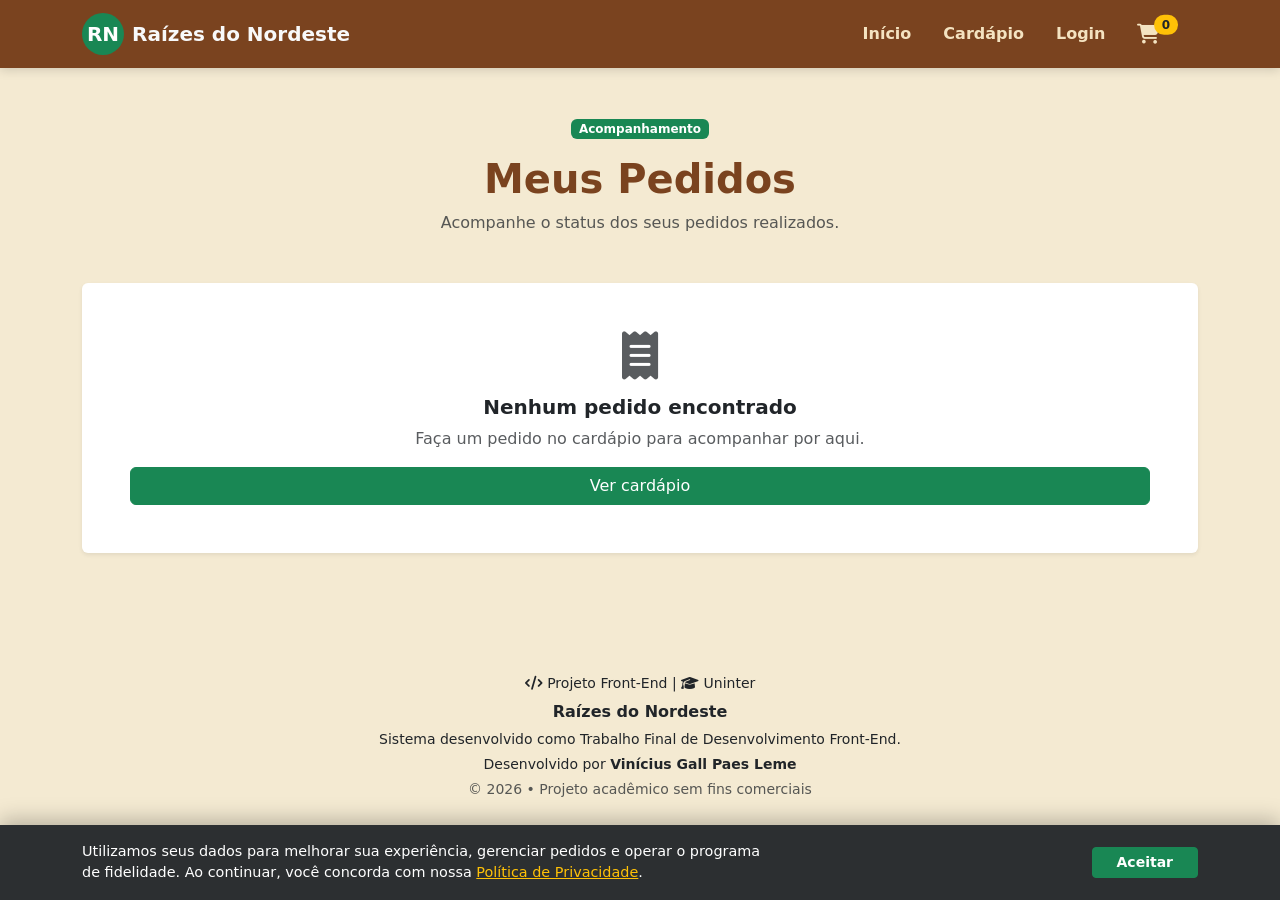
<file: meus-pedidos.html>
<!doctype html>
<html lang="pt-br">

<head>
  <meta charset="UTF-8" />
  <meta name="viewport" content="width=device-width, initial-scale=1.0" />

  <title>Meus Pedidos - Raízes do Nordeste</title>

  <link rel="icon" href="./assets/logo.png" type="image/png" />

  <link href="https://cdn.jsdelivr.net/npm/bootstrap@5.3.3/dist/css/bootstrap.min.css" rel="stylesheet" />
  <link rel="stylesheet" href="./css/style.css" />
  <link rel="stylesheet" href="https://cdnjs.cloudflare.com/ajax/libs/font-awesome/6.6.0/css/all.min.css" />
</head>

<body>
  <!-- NAVBAR -->
  <nav class="navbar navbar-expand-lg navbar-dark">
    <div class="container">
      <a href="./index.html" class="navbar-brand d-flex align-items-center gap-2">
        <span class="logo-circle">RN</span>
        <span class="text-light fw-bold">Raízes do Nordeste</span>
      </a>

      <button class="navbar-toggler custom-toggler" type="button" data-bs-toggle="collapse" data-bs-target="#navbarNav"
        aria-label="Abrir menu de navegação">
        <span></span>
        <span></span>
        <span></span>
      </button>

      <div class="collapse navbar-collapse" id="navbarNav">
        <ul class="navbar-nav ms-auto align-items-lg-center gap-lg-3 text-center">
          <li class="nav-item">
            <a href="./index.html" class="nav-link">Início</a>
          </li>

          <li class="nav-item">
            <a href="./cardapio.html" class="nav-link">Cardápio</a>
          </li>

          <li class="nav-item auth-only d-none">
            <a href="./meus-pedidos.html" class="nav-link active">Meus Pedidos</a>
          </li>

          <li class="nav-item auth-only d-none">
            <a href="./fidelidade.html" class="nav-link">Fidelidade</a>
          </li>

          <li class="nav-item auth-only d-none">
            <a href="./perfil.html" class="nav-link">Perfil</a>
          </li>

          <li class="nav-item" id="login-btn">
            <a href="./login.html" class="nav-link">Login</a>
          </li>

          <li class="nav-item d-none" id="logout-btn">
            <a href="#" class="nav-link">Sair</a>
          </li>

          <li class="nav-item position-relative">
            <a href="./carrinho.html" class="nav-link">
              <i class="fas fa-shopping-cart fa-lg"></i>
              <span id="cart-count" class="badge bg-warning text-dark top-0 start-100 translate-middle rounded-pill">
                0
              </span>
            </a>
          </li>
        </ul>
      </div>
    </div>
  </nav>

  <!-- CONTEÚDO -->
  <main class="container py-5">
    <div class="text-center mb-5">
      <span class="badge bg-success mb-3">Acompanhamento</span>
      <h1 class="fw-bold titulo-cardapio">Meus Pedidos</h1>
      <p class="text-muted">
        Acompanhe o status dos seus pedidos realizados.
      </p>
    </div>

    <section id="listaPedidos" class="row g-4"></section>
  </main>

  <footer class="footer mt-5">
    <div class="container text-center py-4">
      <p class="mb-2 small">
        <i class="fas fa-code"></i> Projeto Front-End |
        <i class="fas fa-graduation-cap"></i> Uninter
      </p>

      <h6 class="fw-bold mb-2">Raízes do Nordeste</h6>

      <p class="mb-1 small">
        Sistema desenvolvido como Trabalho Final de Desenvolvimento Front-End.
      </p>

      <p class="mb-1 small">
        Desenvolvido por <strong>Vinícius Gall Paes Leme</strong>
      </p>

      <p class="mb-0 small text-muted">
        © 2026 • Projeto acadêmico sem fins comerciais
      </p>
    </div>
  </footer>

  <div id="lgpdBanner" class="lgpd-banner d-none">
    <div class="container d-flex flex-column flex-md-row align-items-center justify-content-between gap-3">
      <p class="mb-0 small">
        Utilizamos seus dados para melhorar sua experiência, gerenciar pedidos e operar o programa de fidelidade.
        Ao continuar, você concorda com nossa
        <a href="./lgpd.html">Política de Privacidade</a>.
      </p>

      <button onclick="aceitarLGPD()" class="btn btn-success btn-sm px-4 fw-bold">
        Aceitar
      </button>
    </div>
  </div>

  

  <script src="https://cdn.jsdelivr.net/npm/bootstrap@5.3.3/dist/js/bootstrap.bundle.min.js"></script>
  <script src="./js/main.js"></script>
</body>

</html>
</file>
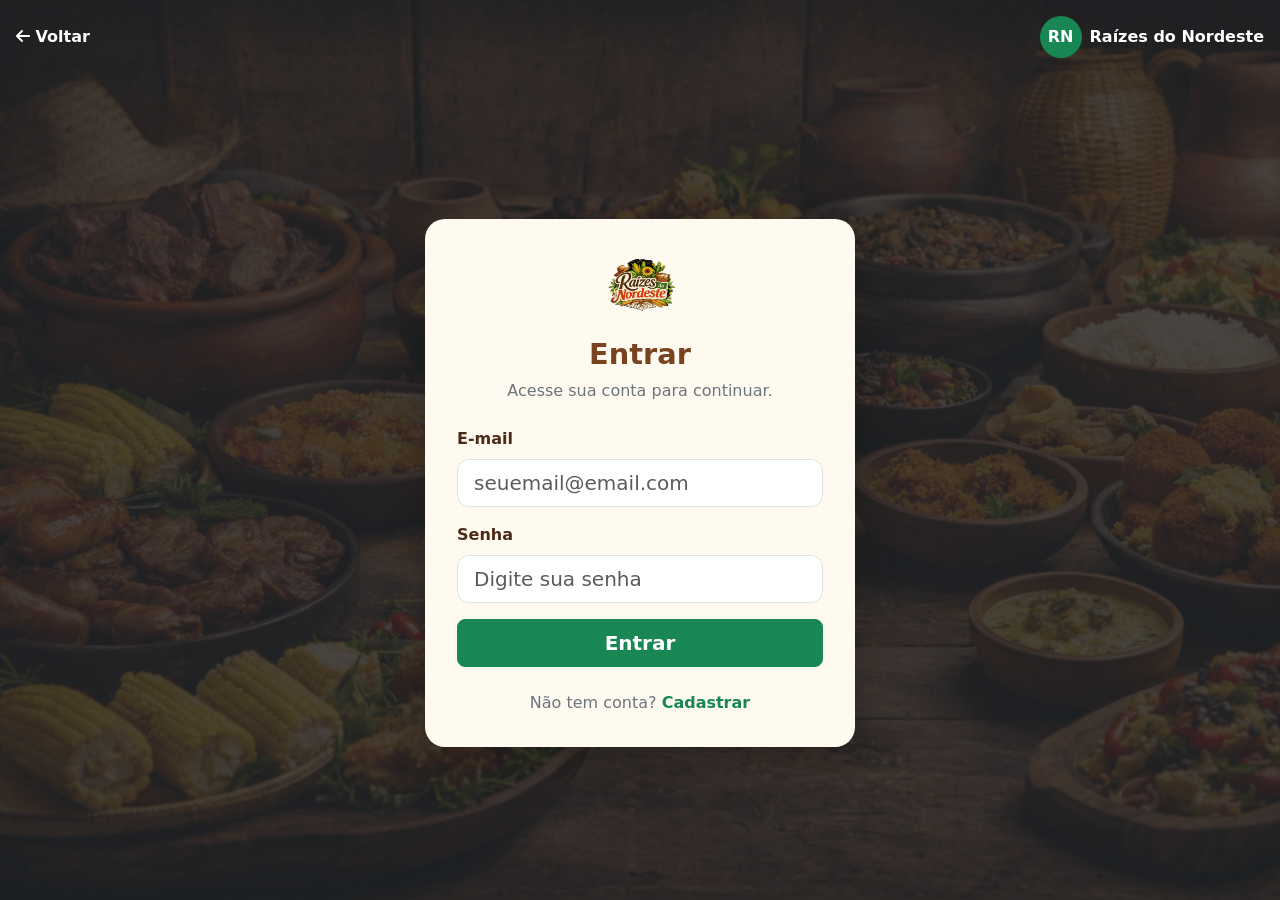
<file: perfil.html>
<!DOCTYPE html>
<html lang="pt-br">

<head>
    <meta charset="UTF-8">
    <meta name="viewport" content="width=device-width, initial-scale=1.0">

    <title>Perfil - Raízes do Nordeste</title>

    <link rel="icon" href="./assets/logo.png" type="image/png">

    <link href="https://cdn.jsdelivr.net/npm/bootstrap@5.3.3/dist/css/bootstrap.min.css" rel="stylesheet">
    <link rel="stylesheet" href="./css/style.css">
    <link rel="stylesheet" href="https://cdnjs.cloudflare.com/ajax/libs/font-awesome/6.6.0/css/all.min.css">
</head>

<body>

    <nav class="navbar navbar-expand-lg navbar-dark">
        <div class="container">

            <a href="./index.html" class="navbar-brand d-flex align-items-center gap-2">
                <span class="logo-circle">RN</span>
                <span class="text-light fw-bold">Raízes do Nordeste</span>
            </a>

            <button class="navbar-toggler custom-toggler" type="button" data-bs-toggle="collapse"
                data-bs-target="#navbarNav" aria-label="Abrir menu de navegação">
                <span></span>
                <span></span>
                <span></span>
            </button>

            <div class="collapse navbar-collapse" id="navbarNav">
                <ul class="navbar-nav ms-auto align-items-lg-center gap-lg-3 text-center">
                    <li class="nav-item"><a href="./index.html" class="nav-link">Início</a></li>
                    <li class="nav-item"><a href="./cardapio.html" class="nav-link">Cardápio</a></li>
                    <li class="nav-item auth-only d-none"><a href="./meus-pedidos.html" class="nav-link">Meus
                            Pedidos</a></li>
                    <li class="nav-item auth-only d-none"><a href="./fidelidade.html" class="nav-link">Fidelidade</a>
                    </li>
                    <li class="nav-item auth-only d-none"><a href="./perfil.html" class="nav-link active">Perfil</a>
                    </li>

                    <li class="nav-item" id="login-btn">
                        <a href="./login.html" class="nav-link">Login</a>
                    </li>

                    <li class="nav-item d-none" id="logout-btn">
                        <a href="#" class="nav-link">Sair</a>
                    </li>

                    <li class="nav-item position-relative">
                        <a href="./carrinho.html" class="nav-link">
                            <i class="fas fa-shopping-cart fa-lg"></i>
                            <span id="cart-count"
                                class="badge bg-warning text-dark top-0 start-100 translate-middle rounded-pill">
                                0
                            </span>
                        </a>
                    </li>
                </ul>
            </div>

        </div>
    </nav>

    <main class="container py-5">

        <div class="text-center mb-5">
            <span class="badge bg-success mb-3">Área do cliente</span>
            <h1 class="fw-bold titulo-cardapio">Meu Perfil</h1>
            <p class="text-muted">Gerencie seus dados e preferências de privacidade.</p>
        </div>

        <div class="row g-4">

            <div class="col-12 col-lg-4">
                <div class="card perfil-card border-0 shadow-sm h-100">
                    <div class="card-body text-center p-4">
                        <div class="perfil-avatar mx-auto mb-3">
                            <i class="fas fa-user"></i>
                        </div>

                        <h4 class="fw-bold mb-1" id="perfilNome">Cliente</h4>
                        <p class="text-muted mb-3" id="perfilEmail">email@email.com</p>

                        <span class="badge bg-success">Conta ativa</span>
                    </div>
                </div>
            </div>

            <div class="col-12 col-lg-8">
                <div class="card perfil-card border-0 shadow-sm">
                    <div class="card-body p-4">
                        <h5 class="fw-bold mb-4">Dados da conta</h5>

                        <div class="row g-3">
                            <div class="col-12 col-md-6">
                                <label class="form-label fw-semibold">Nome</label>
                                <input type="text" id="perfilInputNome" class="form-control" readonly>
                            </div>

                            <div class="col-12 col-md-6">
                                <label class="form-label fw-semibold">E-mail</label>
                                <input type="email" id="perfilInputEmail" class="form-control" readonly>
                            </div>

                            <div class="col-12 col-md-6">
                                <label class="form-label fw-semibold">Região selecionada</label>
                                <input type="text" id="perfilRegiao" class="form-control" readonly>
                            </div>

                            <div class="col-12 col-md-6">
                                <label class="form-label fw-semibold">Status</label>
                                <input type="text" class="form-control" value="Cliente cadastrado" readonly>
                            </div>
                        </div>
                    </div>
                </div>

                <div class="card perfil-card border-0 shadow-sm mt-4">
                    <div class="card-body p-4">
                        <h5 class="fw-bold mb-3">
                            <i class="fas fa-shield-alt text-success me-2"></i>
                            Privacidade e LGPD
                        </h5>

                        <p class="text-muted mb-3">
                            Seus dados são utilizados apenas para autenticação, pedidos, acompanhamento e participação
                            no programa de fidelidade.
                        </p>

                        <div class="form-check mb-2">
                            <input class="form-check-input" type="checkbox" id="lgpdPerfil" checked disabled>
                            <label class="form-check-label" for="lgpdPerfil">
                                Consentimento para uso dos dados no sistema.
                            </label>
                        </div>

                        <small class="text-muted">
                            Este projeto simula boas práticas de transparência e consentimento conforme a LGPD.
                        </small>
                    </div>
                </div>
            </div>

        </div>

    </main>

    <footer class="footer mt-5">
        <div class="container text-center py-4">

            <p class="mb-2 small">
                <i class="fas fa-code"></i> Projeto Front-End |
                <i class="fas fa-graduation-cap"></i> Uninter
            </p>

            <h6 class="fw-bold mb-2">Raízes do Nordeste</h6>

            <p class="mb-1 small">
                Sistema desenvolvido como Trabalho Final de Desenvolvimento Front-End.
            </p>

            <p class="mb-1 small">
                Desenvolvido por <strong>Vinícius Gall Paes Leme</strong>
            </p>

            <p class="mb-0 small text-muted">
                © 2026 • Projeto acadêmico sem fins comerciais
            </p>

        </div>
    </footer>


    <div id="lgpdBanner" class="lgpd-banner d-none">
        <div class="container d-flex flex-column flex-md-row align-items-center justify-content-between gap-3">
            <p class="mb-0 small">
                Utilizamos seus dados para melhorar sua experiência, gerenciar pedidos e operar o programa de
                fidelidade.
                Ao continuar, você concorda com nossa
                <a href="./lgpd.html">Política de Privacidade</a>.
            </p>

            <button onclick="aceitarLGPD()" class="btn btn-success btn-sm px-4 fw-bold">
                Aceitar
            </button>
        </div>
    </div>



    <script src="https://cdn.jsdelivr.net/npm/bootstrap@5.3.3/dist/js/bootstrap.bundle.min.js"></script>
    <script src="./js/main.js"></script>
</body>

</html>
</file>
<file: css/style.css>
:root {
  --cor-primaria: #198754;
  --cor-marrom: #7a431f;
  --cor-fundo: #f4ead2;
  --navbar-height: 72px;
}

* {
  box-sizing: border-box;
}

html,
body {
  margin: 0;
  padding: 0;
  min-height: 100%;
}

body {
  background-color: var(--cor-fundo);
}

/* NAVBAR */
.navbar {
  background-color: var(--cor-marrom);
  box-shadow: 0 2px 10px rgba(0, 0, 0, 0.15);
  margin-bottom: 0;
}

.navbar .nav-link {
  color: #f4e3c1;
  font-weight: 600;
  transition: all 0.2s ease;
}

.navbar .nav-link:hover {
  color: #ffc107;
}

.navbar .nav-link.active {
  color: #ffffff;
  position: relative;
}

.navbar .nav-link.active::after {
  content: "";
  position: absolute;
  left: 0;
  bottom: -5px;
  width: 100%;
  height: 3px;
  background-color: #ffc107;
  border-radius: 2px;
}

/* MENU HAMBURGER */
.custom-toggler {
  border: none;
  width: 42px;
  height: 36px;
  padding: 0;
  display: flex;
  flex-direction: column;
  justify-content: center;
  gap: 6px;
  background: transparent;
}

.custom-toggler:focus {
  box-shadow: none;
}

.custom-toggler span {
  display: block;
  width: 28px;
  height: 3px;
  background-color: #fff;
  border-radius: 999px;
  transition: all 0.3s ease;
}

.custom-toggler.active span:nth-child(1) {
  transform: rotate(45deg) translate(6px, 6px);
}

.custom-toggler.active span:nth-child(2) {
  opacity: 0;
}

.custom-toggler.active span:nth-child(3) {
  transform: rotate(-45deg) translate(7px, -7px);
}

.logo-circle {
  width: 42px;
  height: 42px;
  border-radius: 50%;
  background-color: var(--cor-primaria);
  color: #fff;
  display: inline-flex;
  align-items: center;
  justify-content: center;
  font-weight: 700;
}

/* HERO */
.hero {
  min-height: calc(100vh - var(--navbar-height));
  min-height: calc(100dvh - var(--navbar-height));
  margin: 0;

  background:
    linear-gradient(rgba(0, 0, 0, 0.48), rgba(0, 0, 0, 0.48)),
    url("../assets/bg-hero.png");

  background-size: cover;
  background-position: center;
  background-repeat: no-repeat;

  display: flex;
  align-items: center;
  justify-content: center;

  text-align: center;
  color: #fff;
}

.logo-hero {
  width: min(80vw, 420px);
  height: auto;
  margin-bottom: 1.5rem;
}

.hero-title,
.hero h1 {
  color: #fff;
  text-shadow: 0 3px 12px rgba(0, 0, 0, 0.45);
}

.destaque-texto {
  color: #f4e3c1;
}

/* CARD DE PROMOÇÃO */
.promo-card {
  background: linear-gradient(135deg, #fff8f0, #fff);
  border-radius: 16px;
  transition: transform 0.2s ease;
}

.promo-card:hover {
  transform: scale(1.01);
}

.promo-img {
  max-height: 140px;
  object-fit: cover;
}

/* CARDÁPIO */
.titulo-cardapio {
  color: var(--cor-marrom);
}

.filtros-card {
  border-radius: 1rem;
  background-color: #fffaf0;
}

.categorias-scroll {
  padding-bottom: 0.35rem;
}

.categoria {
  white-space: nowrap;
  border-radius: 999px;
}

.card-produto {
  border-radius: 1rem;
  overflow: hidden;
  transition: transform 0.2s ease, box-shadow 0.2s ease;
}

.img-produto {
  width: 100%;
  height: 190px;
  object-fit: cover;
}

.preco-produto {
  color: var(--cor-primaria);
  font-size: 1.05rem;
}

/* CARRINHO */
.item-carrinho,
.resumo-carrinho {
  border-radius: 1rem;
}

.img-carrinho {
  width: 85px;
  height: 85px;
  object-fit: cover;
  border-radius: 0.75rem;
  flex-shrink: 0;
}

/* PEDIDOS */
.pedido-card {
  border-radius: 1rem;
}

.pedido-status {
  display: flex;
  justify-content: space-between;
  gap: 0.75rem;
}

.status-step {
  flex: 1;
  text-align: center;
  font-size: 0.8rem;
  color: #999;
}

.status-step i {
  width: 34px;
  height: 34px;
  border-radius: 50%;
  background: #e9ecef;
  display: inline-flex;
  align-items: center;
  justify-content: center;
  margin-bottom: 0.4rem;
}

.status-step.active {
  color: var(--cor-primaria);
  font-weight: 600;
}

.status-step.active i {
  background: var(--cor-primaria);
  color: #fff;
}

/* FIDELIDADE */
.fidelidade-card,
.recompensa-card {
  border-radius: 1rem;
  background-color: #fffaf0;
}

.fidelidade-icone {
  width: 64px;
  height: 64px;
  border-radius: 50%;
  background: var(--cor-primaria);
  color: #fff;
  display: inline-flex;
  align-items: center;
  justify-content: center;
  font-size: 1.6rem;
}

.beneficio-box {
  background: var(--cor-fundo);
  border-radius: 1rem;
  padding: 1rem;
  height: 100%;
}

/* PERFIL */
.perfil-card {
  border-radius: 1rem;
  background-color: #fffaf0;
}

.perfil-avatar {
  width: 90px;
  height: 90px;
  border-radius: 50%;
  background: var(--cor-primaria);
  color: #fff;
  display: flex;
  align-items: center;
  justify-content: center;
  font-size: 2rem;
}

/* LOGIN / CADASTRO */
.auth-page {
  min-height: 100vh;
  background:
    linear-gradient(rgba(33, 37, 41, 0.82), rgba(33, 37, 41, 0.82)),
    url("../assets/bg-hero.png");
  background-size: cover;
  background-position: center;
}

.auth-header {
  width: 100%;
  padding: 1rem;
  display: flex;
  justify-content: space-between;
  align-items: center;
}

.auth-back,
.auth-brand {
  color: #fff;
  text-decoration: none;
  font-weight: 600;
}

.auth-brand {
  display: flex;
  align-items: center;
  gap: 0.5rem;
}

.auth-back:hover,
.auth-brand:hover {
  color: #ffc107;
}

.auth-main {
  min-height: calc(100vh - 82px);
  display: flex;
  align-items: center;
  justify-content: center;
  padding: 1rem;
}

.auth-card {
  width: 100%;
  max-width: 430px;
  background-color: #fffaf0;
  border-radius: 1.25rem;
  padding: 2rem;
  box-shadow: 0 1rem 2.5rem rgba(0, 0, 0, 0.25);
}

.auth-logo {
  width: 105px;
  height: auto;
  margin-bottom: 1rem;
}

.auth-title {
  color: var(--cor-marrom);
  font-weight: 800;
  font-size: 1.8rem;
}

.auth-subtitle,
.auth-footer-text {
  color: #6c757d;
}

.auth-link {
  color: var(--cor-primaria);
  text-decoration: none;
}

.auth-link:hover {
  text-decoration: underline;
}

.auth-card .form-label {
  font-weight: 600;
  color: #4b2a17;
}

.auth-card .form-control {
  border-radius: 0.75rem;
}

/* LGPD */
.lgpd-banner {
  position: fixed;
  bottom: 0;
  left: 0;
  width: 100%;

  background: rgba(33, 37, 41, 0.95);
  backdrop-filter: blur(6px);

  color: #fff;
  padding: 1rem;
  z-index: 9999;

  box-shadow: 0 -5px 20px rgba(0, 0, 0, 0.25);
}

.lgpd-banner p {
  margin: 0;
  font-size: 0.9rem;
  max-width: 700px;
}

.lgpd-banner button {
  white-space: nowrap;
}

.lgpd-banner a {
  color: #ffc107;
  text-decoration: underline;
}

/* RESPONSIVO */
@media (min-width: 768px) {
  .img-produto {
    height: 210px;
  }

  .img-carrinho {
    width: 95px;
    height: 95px;
  }
}

@media (max-width: 576px) {
  .auth-header {
    align-items: flex-start;
    gap: 1rem;
  }

  .auth-brand span:last-child {
    display: none;
  }

  .auth-card {
    padding: 1.5rem;
  }

  .logo-hero {
    width: min(85vw, 320px);
  }
}

@media (min-width: 992px) {
  .card-produto:hover {
    transform: translateY(-4px);
    box-shadow: 0 0.75rem 1.5rem rgba(0, 0, 0, 0.12);
  }

  .resumo-carrinho {
    position: sticky;
    top: 1.5rem;
  }
}
</file>
